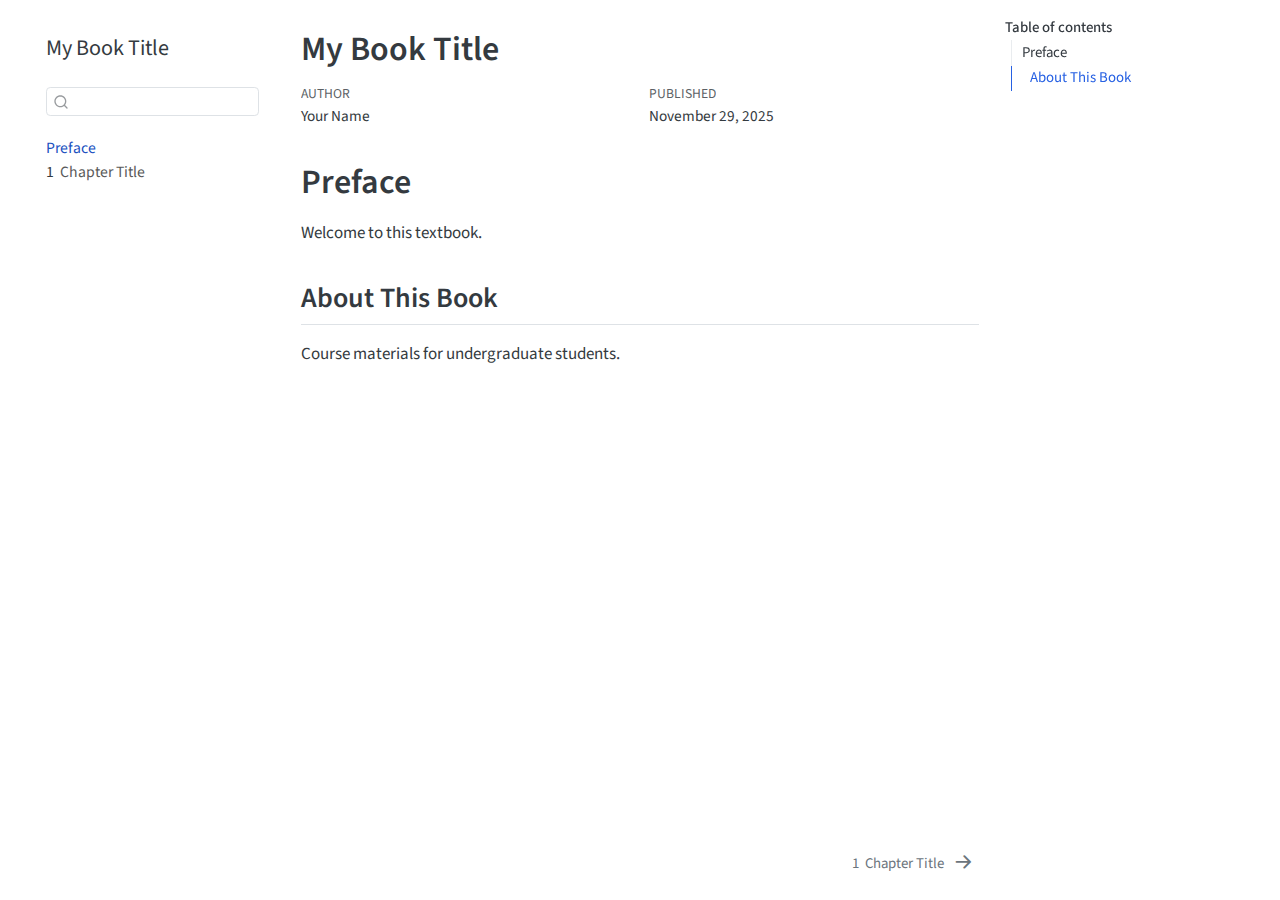
<file: _book/index.html>
<!DOCTYPE html>
<html xmlns="http://www.w3.org/1999/xhtml" lang="en" xml:lang="en"><head>

<meta charset="utf-8">
<meta name="generator" content="quarto-1.6.42">

<meta name="viewport" content="width=device-width, initial-scale=1.0, user-scalable=yes">

<meta name="author" content="Your Name">
<meta name="dcterms.date" content="2025-11-29">

<title>My Book Title</title>
<style>
code{white-space: pre-wrap;}
span.smallcaps{font-variant: small-caps;}
div.columns{display: flex; gap: min(4vw, 1.5em);}
div.column{flex: auto; overflow-x: auto;}
div.hanging-indent{margin-left: 1.5em; text-indent: -1.5em;}
ul.task-list{list-style: none;}
ul.task-list li input[type="checkbox"] {
  width: 0.8em;
  margin: 0 0.8em 0.2em -1em; /* quarto-specific, see https://github.com/quarto-dev/quarto-cli/issues/4556 */ 
  vertical-align: middle;
}
</style>


<script src="site_libs/quarto-nav/quarto-nav.js"></script>
<script src="site_libs/quarto-nav/headroom.min.js"></script>
<script src="site_libs/clipboard/clipboard.min.js"></script>
<script src="site_libs/quarto-search/autocomplete.umd.js"></script>
<script src="site_libs/quarto-search/fuse.min.js"></script>
<script src="site_libs/quarto-search/quarto-search.js"></script>
<meta name="quarto:offset" content="./">
<link href="./01_chapter.html" rel="next">
<script src="site_libs/quarto-html/quarto.js"></script>
<script src="site_libs/quarto-html/popper.min.js"></script>
<script src="site_libs/quarto-html/tippy.umd.min.js"></script>
<script src="site_libs/quarto-html/anchor.min.js"></script>
<link href="site_libs/quarto-html/tippy.css" rel="stylesheet">
<link href="site_libs/quarto-html/quarto-syntax-highlighting-2f5df379a58b258e96c21c0638c20c03.css" rel="stylesheet" id="quarto-text-highlighting-styles">
<script src="site_libs/bootstrap/bootstrap.min.js"></script>
<link href="site_libs/bootstrap/bootstrap-icons.css" rel="stylesheet">
<link href="site_libs/bootstrap/bootstrap-8da5b4427184b79ecddefad3d342027e.min.css" rel="stylesheet" append-hash="true" id="quarto-bootstrap" data-mode="light">
<script id="quarto-search-options" type="application/json">{
  "location": "sidebar",
  "copy-button": false,
  "collapse-after": 3,
  "panel-placement": "start",
  "type": "textbox",
  "limit": 50,
  "keyboard-shortcut": [
    "f",
    "/",
    "s"
  ],
  "show-item-context": false,
  "language": {
    "search-no-results-text": "No results",
    "search-matching-documents-text": "matching documents",
    "search-copy-link-title": "Copy link to search",
    "search-hide-matches-text": "Hide additional matches",
    "search-more-match-text": "more match in this document",
    "search-more-matches-text": "more matches in this document",
    "search-clear-button-title": "Clear",
    "search-text-placeholder": "",
    "search-detached-cancel-button-title": "Cancel",
    "search-submit-button-title": "Submit",
    "search-label": "Search"
  }
}</script>


</head>

<body class="nav-sidebar floating">

<div id="quarto-search-results"></div>
  <header id="quarto-header" class="headroom fixed-top">
  <nav class="quarto-secondary-nav">
    <div class="container-fluid d-flex">
      <button type="button" class="quarto-btn-toggle btn" data-bs-toggle="collapse" role="button" data-bs-target=".quarto-sidebar-collapse-item" aria-controls="quarto-sidebar" aria-expanded="false" aria-label="Toggle sidebar navigation" onclick="if (window.quartoToggleHeadroom) { window.quartoToggleHeadroom(); }">
        <i class="bi bi-layout-text-sidebar-reverse"></i>
      </button>
        <nav class="quarto-page-breadcrumbs" aria-label="breadcrumb"><ol class="breadcrumb"><li class="breadcrumb-item"><a href="./index.html">Preface</a></li></ol></nav>
        <a class="flex-grow-1" role="navigation" data-bs-toggle="collapse" data-bs-target=".quarto-sidebar-collapse-item" aria-controls="quarto-sidebar" aria-expanded="false" aria-label="Toggle sidebar navigation" onclick="if (window.quartoToggleHeadroom) { window.quartoToggleHeadroom(); }">      
        </a>
      <button type="button" class="btn quarto-search-button" aria-label="Search" onclick="window.quartoOpenSearch();">
        <i class="bi bi-search"></i>
      </button>
    </div>
  </nav>
</header>
<!-- content -->
<div id="quarto-content" class="quarto-container page-columns page-rows-contents page-layout-article">
<!-- sidebar -->
  <nav id="quarto-sidebar" class="sidebar collapse collapse-horizontal quarto-sidebar-collapse-item sidebar-navigation floating overflow-auto">
    <div class="pt-lg-2 mt-2 text-left sidebar-header">
    <div class="sidebar-title mb-0 py-0">
      <a href="./">My Book Title</a> 
    </div>
      </div>
        <div class="mt-2 flex-shrink-0 align-items-center">
        <div class="sidebar-search">
        <div id="quarto-search" class="" title="Search"></div>
        </div>
        </div>
    <div class="sidebar-menu-container"> 
    <ul class="list-unstyled mt-1">
        <li class="sidebar-item">
  <div class="sidebar-item-container"> 
  <a href="./index.html" class="sidebar-item-text sidebar-link active">
 <span class="menu-text">Preface</span></a>
  </div>
</li>
        <li class="sidebar-item">
  <div class="sidebar-item-container"> 
  <a href="./01_chapter.html" class="sidebar-item-text sidebar-link">
 <span class="menu-text"><span class="chapter-number">1</span>&nbsp; <span class="chapter-title">Chapter Title</span></span></a>
  </div>
</li>
    </ul>
    </div>
</nav>
<div id="quarto-sidebar-glass" class="quarto-sidebar-collapse-item" data-bs-toggle="collapse" data-bs-target=".quarto-sidebar-collapse-item"></div>
<!-- margin-sidebar -->
    <div id="quarto-margin-sidebar" class="sidebar margin-sidebar">
        <nav id="TOC" role="doc-toc" class="toc-active">
    <h2 id="toc-title">Table of contents</h2>
   
  <ul>
  <li><a href="#preface" id="toc-preface" class="nav-link active" data-scroll-target="#preface">Preface</a>
  <ul class="collapse">
  <li><a href="#about-this-book" id="toc-about-this-book" class="nav-link" data-scroll-target="#about-this-book">About This Book</a></li>
  </ul></li>
  </ul>
</nav>
    </div>
<!-- main -->
<main class="content" id="quarto-document-content">

<header id="title-block-header" class="quarto-title-block default">
<div class="quarto-title">
<h1 class="title">My Book Title</h1>
</div>



<div class="quarto-title-meta">

    <div>
    <div class="quarto-title-meta-heading">Author</div>
    <div class="quarto-title-meta-contents">
             <p>Your Name </p>
          </div>
  </div>
    
    <div>
    <div class="quarto-title-meta-heading">Published</div>
    <div class="quarto-title-meta-contents">
      <p class="date">November 29, 2025</p>
    </div>
  </div>
  
    
  </div>
  


</header>


<section id="preface" class="level1 unnumbered">
<h1 class="unnumbered">Preface</h1>
<p>Welcome to this textbook.</p>
<section id="about-this-book" class="level2">
<h2 class="anchored" data-anchor-id="about-this-book">About This Book</h2>
<p>Course materials for undergraduate students.</p>


</section>
</section>

</main> <!-- /main -->
<script id="quarto-html-after-body" type="application/javascript">
window.document.addEventListener("DOMContentLoaded", function (event) {
  const toggleBodyColorMode = (bsSheetEl) => {
    const mode = bsSheetEl.getAttribute("data-mode");
    const bodyEl = window.document.querySelector("body");
    if (mode === "dark") {
      bodyEl.classList.add("quarto-dark");
      bodyEl.classList.remove("quarto-light");
    } else {
      bodyEl.classList.add("quarto-light");
      bodyEl.classList.remove("quarto-dark");
    }
  }
  const toggleBodyColorPrimary = () => {
    const bsSheetEl = window.document.querySelector("link#quarto-bootstrap");
    if (bsSheetEl) {
      toggleBodyColorMode(bsSheetEl);
    }
  }
  toggleBodyColorPrimary();  
  const icon = "";
  const anchorJS = new window.AnchorJS();
  anchorJS.options = {
    placement: 'right',
    icon: icon
  };
  anchorJS.add('.anchored');
  const isCodeAnnotation = (el) => {
    for (const clz of el.classList) {
      if (clz.startsWith('code-annotation-')) {                     
        return true;
      }
    }
    return false;
  }
  const onCopySuccess = function(e) {
    // button target
    const button = e.trigger;
    // don't keep focus
    button.blur();
    // flash "checked"
    button.classList.add('code-copy-button-checked');
    var currentTitle = button.getAttribute("title");
    button.setAttribute("title", "Copied!");
    let tooltip;
    if (window.bootstrap) {
      button.setAttribute("data-bs-toggle", "tooltip");
      button.setAttribute("data-bs-placement", "left");
      button.setAttribute("data-bs-title", "Copied!");
      tooltip = new bootstrap.Tooltip(button, 
        { trigger: "manual", 
          customClass: "code-copy-button-tooltip",
          offset: [0, -8]});
      tooltip.show();    
    }
    setTimeout(function() {
      if (tooltip) {
        tooltip.hide();
        button.removeAttribute("data-bs-title");
        button.removeAttribute("data-bs-toggle");
        button.removeAttribute("data-bs-placement");
      }
      button.setAttribute("title", currentTitle);
      button.classList.remove('code-copy-button-checked');
    }, 1000);
    // clear code selection
    e.clearSelection();
  }
  const getTextToCopy = function(trigger) {
      const codeEl = trigger.previousElementSibling.cloneNode(true);
      for (const childEl of codeEl.children) {
        if (isCodeAnnotation(childEl)) {
          childEl.remove();
        }
      }
      return codeEl.innerText;
  }
  const clipboard = new window.ClipboardJS('.code-copy-button:not([data-in-quarto-modal])', {
    text: getTextToCopy
  });
  clipboard.on('success', onCopySuccess);
  if (window.document.getElementById('quarto-embedded-source-code-modal')) {
    const clipboardModal = new window.ClipboardJS('.code-copy-button[data-in-quarto-modal]', {
      text: getTextToCopy,
      container: window.document.getElementById('quarto-embedded-source-code-modal')
    });
    clipboardModal.on('success', onCopySuccess);
  }
    var localhostRegex = new RegExp(/^(?:http|https):\/\/localhost\:?[0-9]*\//);
    var mailtoRegex = new RegExp(/^mailto:/);
      var filterRegex = new RegExp('/' + window.location.host + '/');
    var isInternal = (href) => {
        return filterRegex.test(href) || localhostRegex.test(href) || mailtoRegex.test(href);
    }
    // Inspect non-navigation links and adorn them if external
 	var links = window.document.querySelectorAll('a[href]:not(.nav-link):not(.navbar-brand):not(.toc-action):not(.sidebar-link):not(.sidebar-item-toggle):not(.pagination-link):not(.no-external):not([aria-hidden]):not(.dropdown-item):not(.quarto-navigation-tool):not(.about-link)');
    for (var i=0; i<links.length; i++) {
      const link = links[i];
      if (!isInternal(link.href)) {
        // undo the damage that might have been done by quarto-nav.js in the case of
        // links that we want to consider external
        if (link.dataset.originalHref !== undefined) {
          link.href = link.dataset.originalHref;
        }
      }
    }
  function tippyHover(el, contentFn, onTriggerFn, onUntriggerFn) {
    const config = {
      allowHTML: true,
      maxWidth: 500,
      delay: 100,
      arrow: false,
      appendTo: function(el) {
          return el.parentElement;
      },
      interactive: true,
      interactiveBorder: 10,
      theme: 'quarto',
      placement: 'bottom-start',
    };
    if (contentFn) {
      config.content = contentFn;
    }
    if (onTriggerFn) {
      config.onTrigger = onTriggerFn;
    }
    if (onUntriggerFn) {
      config.onUntrigger = onUntriggerFn;
    }
    window.tippy(el, config); 
  }
  const noterefs = window.document.querySelectorAll('a[role="doc-noteref"]');
  for (var i=0; i<noterefs.length; i++) {
    const ref = noterefs[i];
    tippyHover(ref, function() {
      // use id or data attribute instead here
      let href = ref.getAttribute('data-footnote-href') || ref.getAttribute('href');
      try { href = new URL(href).hash; } catch {}
      const id = href.replace(/^#\/?/, "");
      const note = window.document.getElementById(id);
      if (note) {
        return note.innerHTML;
      } else {
        return "";
      }
    });
  }
  const xrefs = window.document.querySelectorAll('a.quarto-xref');
  const processXRef = (id, note) => {
    // Strip column container classes
    const stripColumnClz = (el) => {
      el.classList.remove("page-full", "page-columns");
      if (el.children) {
        for (const child of el.children) {
          stripColumnClz(child);
        }
      }
    }
    stripColumnClz(note)
    if (id === null || id.startsWith('sec-')) {
      // Special case sections, only their first couple elements
      const container = document.createElement("div");
      if (note.children && note.children.length > 2) {
        container.appendChild(note.children[0].cloneNode(true));
        for (let i = 1; i < note.children.length; i++) {
          const child = note.children[i];
          if (child.tagName === "P" && child.innerText === "") {
            continue;
          } else {
            container.appendChild(child.cloneNode(true));
            break;
          }
        }
        if (window.Quarto?.typesetMath) {
          window.Quarto.typesetMath(container);
        }
        return container.innerHTML
      } else {
        if (window.Quarto?.typesetMath) {
          window.Quarto.typesetMath(note);
        }
        return note.innerHTML;
      }
    } else {
      // Remove any anchor links if they are present
      const anchorLink = note.querySelector('a.anchorjs-link');
      if (anchorLink) {
        anchorLink.remove();
      }
      if (window.Quarto?.typesetMath) {
        window.Quarto.typesetMath(note);
      }
      if (note.classList.contains("callout")) {
        return note.outerHTML;
      } else {
        return note.innerHTML;
      }
    }
  }
  for (var i=0; i<xrefs.length; i++) {
    const xref = xrefs[i];
    tippyHover(xref, undefined, function(instance) {
      instance.disable();
      let url = xref.getAttribute('href');
      let hash = undefined; 
      if (url.startsWith('#')) {
        hash = url;
      } else {
        try { hash = new URL(url).hash; } catch {}
      }
      if (hash) {
        const id = hash.replace(/^#\/?/, "");
        const note = window.document.getElementById(id);
        if (note !== null) {
          try {
            const html = processXRef(id, note.cloneNode(true));
            instance.setContent(html);
          } finally {
            instance.enable();
            instance.show();
          }
        } else {
          // See if we can fetch this
          fetch(url.split('#')[0])
          .then(res => res.text())
          .then(html => {
            const parser = new DOMParser();
            const htmlDoc = parser.parseFromString(html, "text/html");
            const note = htmlDoc.getElementById(id);
            if (note !== null) {
              const html = processXRef(id, note);
              instance.setContent(html);
            } 
          }).finally(() => {
            instance.enable();
            instance.show();
          });
        }
      } else {
        // See if we can fetch a full url (with no hash to target)
        // This is a special case and we should probably do some content thinning / targeting
        fetch(url)
        .then(res => res.text())
        .then(html => {
          const parser = new DOMParser();
          const htmlDoc = parser.parseFromString(html, "text/html");
          const note = htmlDoc.querySelector('main.content');
          if (note !== null) {
            // This should only happen for chapter cross references
            // (since there is no id in the URL)
            // remove the first header
            if (note.children.length > 0 && note.children[0].tagName === "HEADER") {
              note.children[0].remove();
            }
            const html = processXRef(null, note);
            instance.setContent(html);
          } 
        }).finally(() => {
          instance.enable();
          instance.show();
        });
      }
    }, function(instance) {
    });
  }
      let selectedAnnoteEl;
      const selectorForAnnotation = ( cell, annotation) => {
        let cellAttr = 'data-code-cell="' + cell + '"';
        let lineAttr = 'data-code-annotation="' +  annotation + '"';
        const selector = 'span[' + cellAttr + '][' + lineAttr + ']';
        return selector;
      }
      const selectCodeLines = (annoteEl) => {
        const doc = window.document;
        const targetCell = annoteEl.getAttribute("data-target-cell");
        const targetAnnotation = annoteEl.getAttribute("data-target-annotation");
        const annoteSpan = window.document.querySelector(selectorForAnnotation(targetCell, targetAnnotation));
        const lines = annoteSpan.getAttribute("data-code-lines").split(",");
        const lineIds = lines.map((line) => {
          return targetCell + "-" + line;
        })
        let top = null;
        let height = null;
        let parent = null;
        if (lineIds.length > 0) {
            //compute the position of the single el (top and bottom and make a div)
            const el = window.document.getElementById(lineIds[0]);
            top = el.offsetTop;
            height = el.offsetHeight;
            parent = el.parentElement.parentElement;
          if (lineIds.length > 1) {
            const lastEl = window.document.getElementById(lineIds[lineIds.length - 1]);
            const bottom = lastEl.offsetTop + lastEl.offsetHeight;
            height = bottom - top;
          }
          if (top !== null && height !== null && parent !== null) {
            // cook up a div (if necessary) and position it 
            let div = window.document.getElementById("code-annotation-line-highlight");
            if (div === null) {
              div = window.document.createElement("div");
              div.setAttribute("id", "code-annotation-line-highlight");
              div.style.position = 'absolute';
              parent.appendChild(div);
            }
            div.style.top = top - 2 + "px";
            div.style.height = height + 4 + "px";
            div.style.left = 0;
            let gutterDiv = window.document.getElementById("code-annotation-line-highlight-gutter");
            if (gutterDiv === null) {
              gutterDiv = window.document.createElement("div");
              gutterDiv.setAttribute("id", "code-annotation-line-highlight-gutter");
              gutterDiv.style.position = 'absolute';
              const codeCell = window.document.getElementById(targetCell);
              const gutter = codeCell.querySelector('.code-annotation-gutter');
              gutter.appendChild(gutterDiv);
            }
            gutterDiv.style.top = top - 2 + "px";
            gutterDiv.style.height = height + 4 + "px";
          }
          selectedAnnoteEl = annoteEl;
        }
      };
      const unselectCodeLines = () => {
        const elementsIds = ["code-annotation-line-highlight", "code-annotation-line-highlight-gutter"];
        elementsIds.forEach((elId) => {
          const div = window.document.getElementById(elId);
          if (div) {
            div.remove();
          }
        });
        selectedAnnoteEl = undefined;
      };
        // Handle positioning of the toggle
    window.addEventListener(
      "resize",
      throttle(() => {
        elRect = undefined;
        if (selectedAnnoteEl) {
          selectCodeLines(selectedAnnoteEl);
        }
      }, 10)
    );
    function throttle(fn, ms) {
    let throttle = false;
    let timer;
      return (...args) => {
        if(!throttle) { // first call gets through
            fn.apply(this, args);
            throttle = true;
        } else { // all the others get throttled
            if(timer) clearTimeout(timer); // cancel #2
            timer = setTimeout(() => {
              fn.apply(this, args);
              timer = throttle = false;
            }, ms);
        }
      };
    }
      // Attach click handler to the DT
      const annoteDls = window.document.querySelectorAll('dt[data-target-cell]');
      for (const annoteDlNode of annoteDls) {
        annoteDlNode.addEventListener('click', (event) => {
          const clickedEl = event.target;
          if (clickedEl !== selectedAnnoteEl) {
            unselectCodeLines();
            const activeEl = window.document.querySelector('dt[data-target-cell].code-annotation-active');
            if (activeEl) {
              activeEl.classList.remove('code-annotation-active');
            }
            selectCodeLines(clickedEl);
            clickedEl.classList.add('code-annotation-active');
          } else {
            // Unselect the line
            unselectCodeLines();
            clickedEl.classList.remove('code-annotation-active');
          }
        });
      }
  const findCites = (el) => {
    const parentEl = el.parentElement;
    if (parentEl) {
      const cites = parentEl.dataset.cites;
      if (cites) {
        return {
          el,
          cites: cites.split(' ')
        };
      } else {
        return findCites(el.parentElement)
      }
    } else {
      return undefined;
    }
  };
  var bibliorefs = window.document.querySelectorAll('a[role="doc-biblioref"]');
  for (var i=0; i<bibliorefs.length; i++) {
    const ref = bibliorefs[i];
    const citeInfo = findCites(ref);
    if (citeInfo) {
      tippyHover(citeInfo.el, function() {
        var popup = window.document.createElement('div');
        citeInfo.cites.forEach(function(cite) {
          var citeDiv = window.document.createElement('div');
          citeDiv.classList.add('hanging-indent');
          citeDiv.classList.add('csl-entry');
          var biblioDiv = window.document.getElementById('ref-' + cite);
          if (biblioDiv) {
            citeDiv.innerHTML = biblioDiv.innerHTML;
          }
          popup.appendChild(citeDiv);
        });
        return popup.innerHTML;
      });
    }
  }
});
</script>
<nav class="page-navigation">
  <div class="nav-page nav-page-previous">
  </div>
  <div class="nav-page nav-page-next">
      <a href="./01_chapter.html" class="pagination-link" aria-label="Chapter Title">
        <span class="nav-page-text"><span class="chapter-number">1</span>&nbsp; <span class="chapter-title">Chapter Title</span></span> <i class="bi bi-arrow-right-short"></i>
      </a>
  </div>
</nav>
</div> <!-- /content -->




</body></html>
</file>
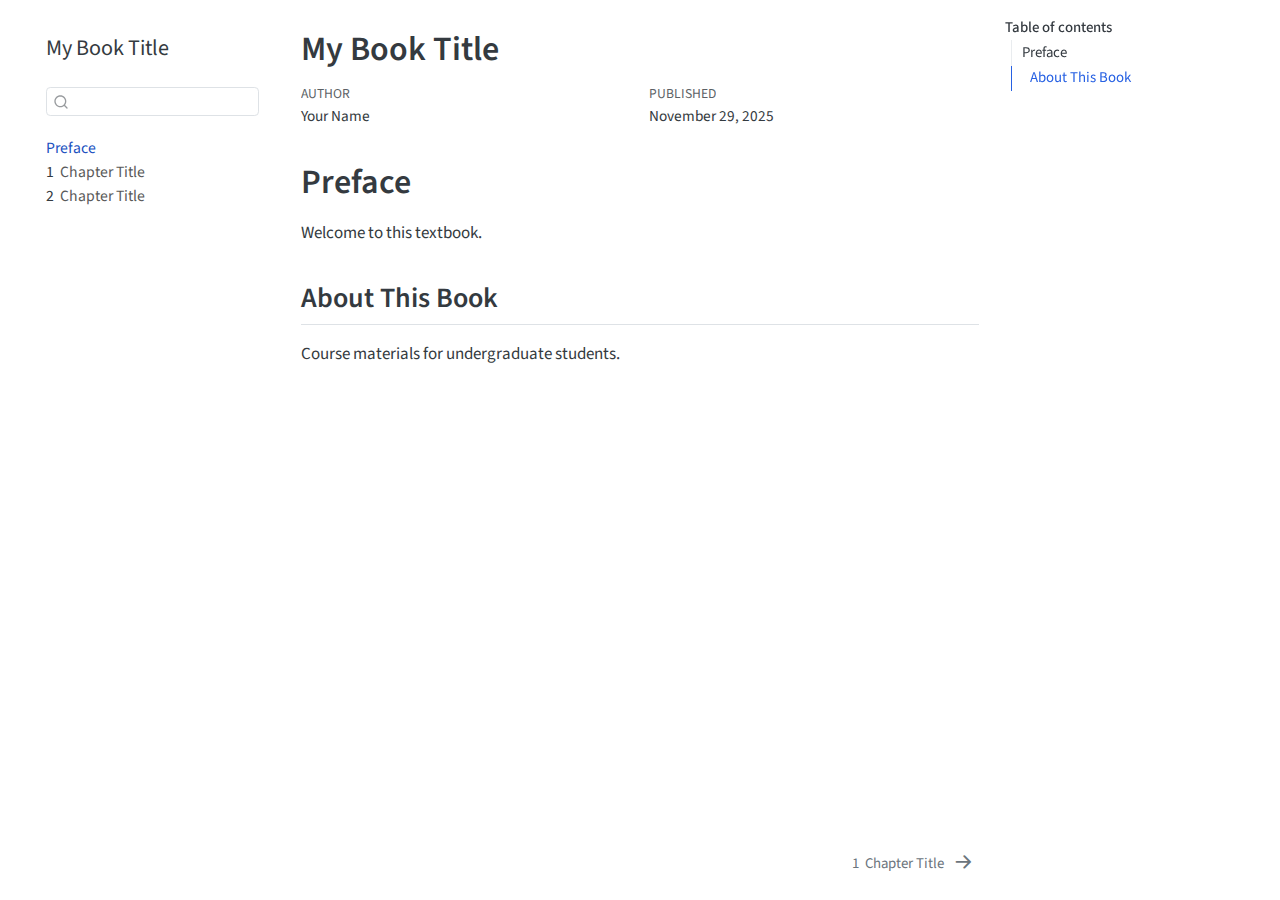
<file: docs/index.html>
<!DOCTYPE html>
<html xmlns="http://www.w3.org/1999/xhtml" lang="en" xml:lang="en"><head>

<meta charset="utf-8">
<meta name="generator" content="quarto-1.6.42">

<meta name="viewport" content="width=device-width, initial-scale=1.0, user-scalable=yes">

<meta name="author" content="Your Name">
<meta name="dcterms.date" content="2025-11-29">

<title>My Book Title</title>
<style>
code{white-space: pre-wrap;}
span.smallcaps{font-variant: small-caps;}
div.columns{display: flex; gap: min(4vw, 1.5em);}
div.column{flex: auto; overflow-x: auto;}
div.hanging-indent{margin-left: 1.5em; text-indent: -1.5em;}
ul.task-list{list-style: none;}
ul.task-list li input[type="checkbox"] {
  width: 0.8em;
  margin: 0 0.8em 0.2em -1em; /* quarto-specific, see https://github.com/quarto-dev/quarto-cli/issues/4556 */ 
  vertical-align: middle;
}
</style>


<script src="site_libs/quarto-nav/quarto-nav.js"></script>
<script src="site_libs/quarto-nav/headroom.min.js"></script>
<script src="site_libs/clipboard/clipboard.min.js"></script>
<script src="site_libs/quarto-search/autocomplete.umd.js"></script>
<script src="site_libs/quarto-search/fuse.min.js"></script>
<script src="site_libs/quarto-search/quarto-search.js"></script>
<meta name="quarto:offset" content="./">
<link href="./01_chapter.html" rel="next">
<script src="site_libs/quarto-html/quarto.js"></script>
<script src="site_libs/quarto-html/popper.min.js"></script>
<script src="site_libs/quarto-html/tippy.umd.min.js"></script>
<script src="site_libs/quarto-html/anchor.min.js"></script>
<link href="site_libs/quarto-html/tippy.css" rel="stylesheet">
<link href="site_libs/quarto-html/quarto-syntax-highlighting-2f5df379a58b258e96c21c0638c20c03.css" rel="stylesheet" id="quarto-text-highlighting-styles">
<script src="site_libs/bootstrap/bootstrap.min.js"></script>
<link href="site_libs/bootstrap/bootstrap-icons.css" rel="stylesheet">
<link href="site_libs/bootstrap/bootstrap-8da5b4427184b79ecddefad3d342027e.min.css" rel="stylesheet" append-hash="true" id="quarto-bootstrap" data-mode="light">
<script id="quarto-search-options" type="application/json">{
  "location": "sidebar",
  "copy-button": false,
  "collapse-after": 3,
  "panel-placement": "start",
  "type": "textbox",
  "limit": 50,
  "keyboard-shortcut": [
    "f",
    "/",
    "s"
  ],
  "show-item-context": false,
  "language": {
    "search-no-results-text": "No results",
    "search-matching-documents-text": "matching documents",
    "search-copy-link-title": "Copy link to search",
    "search-hide-matches-text": "Hide additional matches",
    "search-more-match-text": "more match in this document",
    "search-more-matches-text": "more matches in this document",
    "search-clear-button-title": "Clear",
    "search-text-placeholder": "",
    "search-detached-cancel-button-title": "Cancel",
    "search-submit-button-title": "Submit",
    "search-label": "Search"
  }
}</script>


</head>

<body class="nav-sidebar floating">

<div id="quarto-search-results"></div>
  <header id="quarto-header" class="headroom fixed-top">
  <nav class="quarto-secondary-nav">
    <div class="container-fluid d-flex">
      <button type="button" class="quarto-btn-toggle btn" data-bs-toggle="collapse" role="button" data-bs-target=".quarto-sidebar-collapse-item" aria-controls="quarto-sidebar" aria-expanded="false" aria-label="Toggle sidebar navigation" onclick="if (window.quartoToggleHeadroom) { window.quartoToggleHeadroom(); }">
        <i class="bi bi-layout-text-sidebar-reverse"></i>
      </button>
        <nav class="quarto-page-breadcrumbs" aria-label="breadcrumb"><ol class="breadcrumb"><li class="breadcrumb-item"><a href="./index.html">Preface</a></li></ol></nav>
        <a class="flex-grow-1" role="navigation" data-bs-toggle="collapse" data-bs-target=".quarto-sidebar-collapse-item" aria-controls="quarto-sidebar" aria-expanded="false" aria-label="Toggle sidebar navigation" onclick="if (window.quartoToggleHeadroom) { window.quartoToggleHeadroom(); }">      
        </a>
      <button type="button" class="btn quarto-search-button" aria-label="Search" onclick="window.quartoOpenSearch();">
        <i class="bi bi-search"></i>
      </button>
    </div>
  </nav>
</header>
<!-- content -->
<div id="quarto-content" class="quarto-container page-columns page-rows-contents page-layout-article">
<!-- sidebar -->
  <nav id="quarto-sidebar" class="sidebar collapse collapse-horizontal quarto-sidebar-collapse-item sidebar-navigation floating overflow-auto">
    <div class="pt-lg-2 mt-2 text-left sidebar-header">
    <div class="sidebar-title mb-0 py-0">
      <a href="./">My Book Title</a> 
    </div>
      </div>
        <div class="mt-2 flex-shrink-0 align-items-center">
        <div class="sidebar-search">
        <div id="quarto-search" class="" title="Search"></div>
        </div>
        </div>
    <div class="sidebar-menu-container"> 
    <ul class="list-unstyled mt-1">
        <li class="sidebar-item">
  <div class="sidebar-item-container"> 
  <a href="./index.html" class="sidebar-item-text sidebar-link active">
 <span class="menu-text">Preface</span></a>
  </div>
</li>
        <li class="sidebar-item">
  <div class="sidebar-item-container"> 
  <a href="./01_chapter.html" class="sidebar-item-text sidebar-link">
 <span class="menu-text"><span class="chapter-number">1</span>&nbsp; <span class="chapter-title">Chapter Title</span></span></a>
  </div>
</li>
        <li class="sidebar-item">
  <div class="sidebar-item-container"> 
  <a href="./02_chapter.html" class="sidebar-item-text sidebar-link">
 <span class="menu-text"><span class="chapter-number">2</span>&nbsp; <span class="chapter-title">Chapter Title</span></span></a>
  </div>
</li>
    </ul>
    </div>
</nav>
<div id="quarto-sidebar-glass" class="quarto-sidebar-collapse-item" data-bs-toggle="collapse" data-bs-target=".quarto-sidebar-collapse-item"></div>
<!-- margin-sidebar -->
    <div id="quarto-margin-sidebar" class="sidebar margin-sidebar">
        <nav id="TOC" role="doc-toc" class="toc-active">
    <h2 id="toc-title">Table of contents</h2>
   
  <ul>
  <li><a href="#preface" id="toc-preface" class="nav-link active" data-scroll-target="#preface">Preface</a>
  <ul class="collapse">
  <li><a href="#about-this-book" id="toc-about-this-book" class="nav-link" data-scroll-target="#about-this-book">About This Book</a></li>
  </ul></li>
  </ul>
</nav>
    </div>
<!-- main -->
<main class="content" id="quarto-document-content">

<header id="title-block-header" class="quarto-title-block default">
<div class="quarto-title">
<h1 class="title">My Book Title</h1>
</div>



<div class="quarto-title-meta">

    <div>
    <div class="quarto-title-meta-heading">Author</div>
    <div class="quarto-title-meta-contents">
             <p>Your Name </p>
          </div>
  </div>
    
    <div>
    <div class="quarto-title-meta-heading">Published</div>
    <div class="quarto-title-meta-contents">
      <p class="date">November 29, 2025</p>
    </div>
  </div>
  
    
  </div>
  


</header>


<section id="preface" class="level1 unnumbered">
<h1 class="unnumbered">Preface</h1>
<p>Welcome to this textbook.</p>
<section id="about-this-book" class="level2">
<h2 class="anchored" data-anchor-id="about-this-book">About This Book</h2>
<p>Course materials for undergraduate students.</p>


</section>
</section>

</main> <!-- /main -->
<script id="quarto-html-after-body" type="application/javascript">
window.document.addEventListener("DOMContentLoaded", function (event) {
  const toggleBodyColorMode = (bsSheetEl) => {
    const mode = bsSheetEl.getAttribute("data-mode");
    const bodyEl = window.document.querySelector("body");
    if (mode === "dark") {
      bodyEl.classList.add("quarto-dark");
      bodyEl.classList.remove("quarto-light");
    } else {
      bodyEl.classList.add("quarto-light");
      bodyEl.classList.remove("quarto-dark");
    }
  }
  const toggleBodyColorPrimary = () => {
    const bsSheetEl = window.document.querySelector("link#quarto-bootstrap");
    if (bsSheetEl) {
      toggleBodyColorMode(bsSheetEl);
    }
  }
  toggleBodyColorPrimary();  
  const icon = "";
  const anchorJS = new window.AnchorJS();
  anchorJS.options = {
    placement: 'right',
    icon: icon
  };
  anchorJS.add('.anchored');
  const isCodeAnnotation = (el) => {
    for (const clz of el.classList) {
      if (clz.startsWith('code-annotation-')) {                     
        return true;
      }
    }
    return false;
  }
  const onCopySuccess = function(e) {
    // button target
    const button = e.trigger;
    // don't keep focus
    button.blur();
    // flash "checked"
    button.classList.add('code-copy-button-checked');
    var currentTitle = button.getAttribute("title");
    button.setAttribute("title", "Copied!");
    let tooltip;
    if (window.bootstrap) {
      button.setAttribute("data-bs-toggle", "tooltip");
      button.setAttribute("data-bs-placement", "left");
      button.setAttribute("data-bs-title", "Copied!");
      tooltip = new bootstrap.Tooltip(button, 
        { trigger: "manual", 
          customClass: "code-copy-button-tooltip",
          offset: [0, -8]});
      tooltip.show();    
    }
    setTimeout(function() {
      if (tooltip) {
        tooltip.hide();
        button.removeAttribute("data-bs-title");
        button.removeAttribute("data-bs-toggle");
        button.removeAttribute("data-bs-placement");
      }
      button.setAttribute("title", currentTitle);
      button.classList.remove('code-copy-button-checked');
    }, 1000);
    // clear code selection
    e.clearSelection();
  }
  const getTextToCopy = function(trigger) {
      const codeEl = trigger.previousElementSibling.cloneNode(true);
      for (const childEl of codeEl.children) {
        if (isCodeAnnotation(childEl)) {
          childEl.remove();
        }
      }
      return codeEl.innerText;
  }
  const clipboard = new window.ClipboardJS('.code-copy-button:not([data-in-quarto-modal])', {
    text: getTextToCopy
  });
  clipboard.on('success', onCopySuccess);
  if (window.document.getElementById('quarto-embedded-source-code-modal')) {
    const clipboardModal = new window.ClipboardJS('.code-copy-button[data-in-quarto-modal]', {
      text: getTextToCopy,
      container: window.document.getElementById('quarto-embedded-source-code-modal')
    });
    clipboardModal.on('success', onCopySuccess);
  }
    var localhostRegex = new RegExp(/^(?:http|https):\/\/localhost\:?[0-9]*\//);
    var mailtoRegex = new RegExp(/^mailto:/);
      var filterRegex = new RegExp('/' + window.location.host + '/');
    var isInternal = (href) => {
        return filterRegex.test(href) || localhostRegex.test(href) || mailtoRegex.test(href);
    }
    // Inspect non-navigation links and adorn them if external
 	var links = window.document.querySelectorAll('a[href]:not(.nav-link):not(.navbar-brand):not(.toc-action):not(.sidebar-link):not(.sidebar-item-toggle):not(.pagination-link):not(.no-external):not([aria-hidden]):not(.dropdown-item):not(.quarto-navigation-tool):not(.about-link)');
    for (var i=0; i<links.length; i++) {
      const link = links[i];
      if (!isInternal(link.href)) {
        // undo the damage that might have been done by quarto-nav.js in the case of
        // links that we want to consider external
        if (link.dataset.originalHref !== undefined) {
          link.href = link.dataset.originalHref;
        }
      }
    }
  function tippyHover(el, contentFn, onTriggerFn, onUntriggerFn) {
    const config = {
      allowHTML: true,
      maxWidth: 500,
      delay: 100,
      arrow: false,
      appendTo: function(el) {
          return el.parentElement;
      },
      interactive: true,
      interactiveBorder: 10,
      theme: 'quarto',
      placement: 'bottom-start',
    };
    if (contentFn) {
      config.content = contentFn;
    }
    if (onTriggerFn) {
      config.onTrigger = onTriggerFn;
    }
    if (onUntriggerFn) {
      config.onUntrigger = onUntriggerFn;
    }
    window.tippy(el, config); 
  }
  const noterefs = window.document.querySelectorAll('a[role="doc-noteref"]');
  for (var i=0; i<noterefs.length; i++) {
    const ref = noterefs[i];
    tippyHover(ref, function() {
      // use id or data attribute instead here
      let href = ref.getAttribute('data-footnote-href') || ref.getAttribute('href');
      try { href = new URL(href).hash; } catch {}
      const id = href.replace(/^#\/?/, "");
      const note = window.document.getElementById(id);
      if (note) {
        return note.innerHTML;
      } else {
        return "";
      }
    });
  }
  const xrefs = window.document.querySelectorAll('a.quarto-xref');
  const processXRef = (id, note) => {
    // Strip column container classes
    const stripColumnClz = (el) => {
      el.classList.remove("page-full", "page-columns");
      if (el.children) {
        for (const child of el.children) {
          stripColumnClz(child);
        }
      }
    }
    stripColumnClz(note)
    if (id === null || id.startsWith('sec-')) {
      // Special case sections, only their first couple elements
      const container = document.createElement("div");
      if (note.children && note.children.length > 2) {
        container.appendChild(note.children[0].cloneNode(true));
        for (let i = 1; i < note.children.length; i++) {
          const child = note.children[i];
          if (child.tagName === "P" && child.innerText === "") {
            continue;
          } else {
            container.appendChild(child.cloneNode(true));
            break;
          }
        }
        if (window.Quarto?.typesetMath) {
          window.Quarto.typesetMath(container);
        }
        return container.innerHTML
      } else {
        if (window.Quarto?.typesetMath) {
          window.Quarto.typesetMath(note);
        }
        return note.innerHTML;
      }
    } else {
      // Remove any anchor links if they are present
      const anchorLink = note.querySelector('a.anchorjs-link');
      if (anchorLink) {
        anchorLink.remove();
      }
      if (window.Quarto?.typesetMath) {
        window.Quarto.typesetMath(note);
      }
      if (note.classList.contains("callout")) {
        return note.outerHTML;
      } else {
        return note.innerHTML;
      }
    }
  }
  for (var i=0; i<xrefs.length; i++) {
    const xref = xrefs[i];
    tippyHover(xref, undefined, function(instance) {
      instance.disable();
      let url = xref.getAttribute('href');
      let hash = undefined; 
      if (url.startsWith('#')) {
        hash = url;
      } else {
        try { hash = new URL(url).hash; } catch {}
      }
      if (hash) {
        const id = hash.replace(/^#\/?/, "");
        const note = window.document.getElementById(id);
        if (note !== null) {
          try {
            const html = processXRef(id, note.cloneNode(true));
            instance.setContent(html);
          } finally {
            instance.enable();
            instance.show();
          }
        } else {
          // See if we can fetch this
          fetch(url.split('#')[0])
          .then(res => res.text())
          .then(html => {
            const parser = new DOMParser();
            const htmlDoc = parser.parseFromString(html, "text/html");
            const note = htmlDoc.getElementById(id);
            if (note !== null) {
              const html = processXRef(id, note);
              instance.setContent(html);
            } 
          }).finally(() => {
            instance.enable();
            instance.show();
          });
        }
      } else {
        // See if we can fetch a full url (with no hash to target)
        // This is a special case and we should probably do some content thinning / targeting
        fetch(url)
        .then(res => res.text())
        .then(html => {
          const parser = new DOMParser();
          const htmlDoc = parser.parseFromString(html, "text/html");
          const note = htmlDoc.querySelector('main.content');
          if (note !== null) {
            // This should only happen for chapter cross references
            // (since there is no id in the URL)
            // remove the first header
            if (note.children.length > 0 && note.children[0].tagName === "HEADER") {
              note.children[0].remove();
            }
            const html = processXRef(null, note);
            instance.setContent(html);
          } 
        }).finally(() => {
          instance.enable();
          instance.show();
        });
      }
    }, function(instance) {
    });
  }
      let selectedAnnoteEl;
      const selectorForAnnotation = ( cell, annotation) => {
        let cellAttr = 'data-code-cell="' + cell + '"';
        let lineAttr = 'data-code-annotation="' +  annotation + '"';
        const selector = 'span[' + cellAttr + '][' + lineAttr + ']';
        return selector;
      }
      const selectCodeLines = (annoteEl) => {
        const doc = window.document;
        const targetCell = annoteEl.getAttribute("data-target-cell");
        const targetAnnotation = annoteEl.getAttribute("data-target-annotation");
        const annoteSpan = window.document.querySelector(selectorForAnnotation(targetCell, targetAnnotation));
        const lines = annoteSpan.getAttribute("data-code-lines").split(",");
        const lineIds = lines.map((line) => {
          return targetCell + "-" + line;
        })
        let top = null;
        let height = null;
        let parent = null;
        if (lineIds.length > 0) {
            //compute the position of the single el (top and bottom and make a div)
            const el = window.document.getElementById(lineIds[0]);
            top = el.offsetTop;
            height = el.offsetHeight;
            parent = el.parentElement.parentElement;
          if (lineIds.length > 1) {
            const lastEl = window.document.getElementById(lineIds[lineIds.length - 1]);
            const bottom = lastEl.offsetTop + lastEl.offsetHeight;
            height = bottom - top;
          }
          if (top !== null && height !== null && parent !== null) {
            // cook up a div (if necessary) and position it 
            let div = window.document.getElementById("code-annotation-line-highlight");
            if (div === null) {
              div = window.document.createElement("div");
              div.setAttribute("id", "code-annotation-line-highlight");
              div.style.position = 'absolute';
              parent.appendChild(div);
            }
            div.style.top = top - 2 + "px";
            div.style.height = height + 4 + "px";
            div.style.left = 0;
            let gutterDiv = window.document.getElementById("code-annotation-line-highlight-gutter");
            if (gutterDiv === null) {
              gutterDiv = window.document.createElement("div");
              gutterDiv.setAttribute("id", "code-annotation-line-highlight-gutter");
              gutterDiv.style.position = 'absolute';
              const codeCell = window.document.getElementById(targetCell);
              const gutter = codeCell.querySelector('.code-annotation-gutter');
              gutter.appendChild(gutterDiv);
            }
            gutterDiv.style.top = top - 2 + "px";
            gutterDiv.style.height = height + 4 + "px";
          }
          selectedAnnoteEl = annoteEl;
        }
      };
      const unselectCodeLines = () => {
        const elementsIds = ["code-annotation-line-highlight", "code-annotation-line-highlight-gutter"];
        elementsIds.forEach((elId) => {
          const div = window.document.getElementById(elId);
          if (div) {
            div.remove();
          }
        });
        selectedAnnoteEl = undefined;
      };
        // Handle positioning of the toggle
    window.addEventListener(
      "resize",
      throttle(() => {
        elRect = undefined;
        if (selectedAnnoteEl) {
          selectCodeLines(selectedAnnoteEl);
        }
      }, 10)
    );
    function throttle(fn, ms) {
    let throttle = false;
    let timer;
      return (...args) => {
        if(!throttle) { // first call gets through
            fn.apply(this, args);
            throttle = true;
        } else { // all the others get throttled
            if(timer) clearTimeout(timer); // cancel #2
            timer = setTimeout(() => {
              fn.apply(this, args);
              timer = throttle = false;
            }, ms);
        }
      };
    }
      // Attach click handler to the DT
      const annoteDls = window.document.querySelectorAll('dt[data-target-cell]');
      for (const annoteDlNode of annoteDls) {
        annoteDlNode.addEventListener('click', (event) => {
          const clickedEl = event.target;
          if (clickedEl !== selectedAnnoteEl) {
            unselectCodeLines();
            const activeEl = window.document.querySelector('dt[data-target-cell].code-annotation-active');
            if (activeEl) {
              activeEl.classList.remove('code-annotation-active');
            }
            selectCodeLines(clickedEl);
            clickedEl.classList.add('code-annotation-active');
          } else {
            // Unselect the line
            unselectCodeLines();
            clickedEl.classList.remove('code-annotation-active');
          }
        });
      }
  const findCites = (el) => {
    const parentEl = el.parentElement;
    if (parentEl) {
      const cites = parentEl.dataset.cites;
      if (cites) {
        return {
          el,
          cites: cites.split(' ')
        };
      } else {
        return findCites(el.parentElement)
      }
    } else {
      return undefined;
    }
  };
  var bibliorefs = window.document.querySelectorAll('a[role="doc-biblioref"]');
  for (var i=0; i<bibliorefs.length; i++) {
    const ref = bibliorefs[i];
    const citeInfo = findCites(ref);
    if (citeInfo) {
      tippyHover(citeInfo.el, function() {
        var popup = window.document.createElement('div');
        citeInfo.cites.forEach(function(cite) {
          var citeDiv = window.document.createElement('div');
          citeDiv.classList.add('hanging-indent');
          citeDiv.classList.add('csl-entry');
          var biblioDiv = window.document.getElementById('ref-' + cite);
          if (biblioDiv) {
            citeDiv.innerHTML = biblioDiv.innerHTML;
          }
          popup.appendChild(citeDiv);
        });
        return popup.innerHTML;
      });
    }
  }
});
</script>
<nav class="page-navigation">
  <div class="nav-page nav-page-previous">
  </div>
  <div class="nav-page nav-page-next">
      <a href="./01_chapter.html" class="pagination-link" aria-label="Chapter Title">
        <span class="nav-page-text"><span class="chapter-number">1</span>&nbsp; <span class="chapter-title">Chapter Title</span></span> <i class="bi bi-arrow-right-short"></i>
      </a>
  </div>
</nav>
</div> <!-- /content -->




</body></html>
</file>
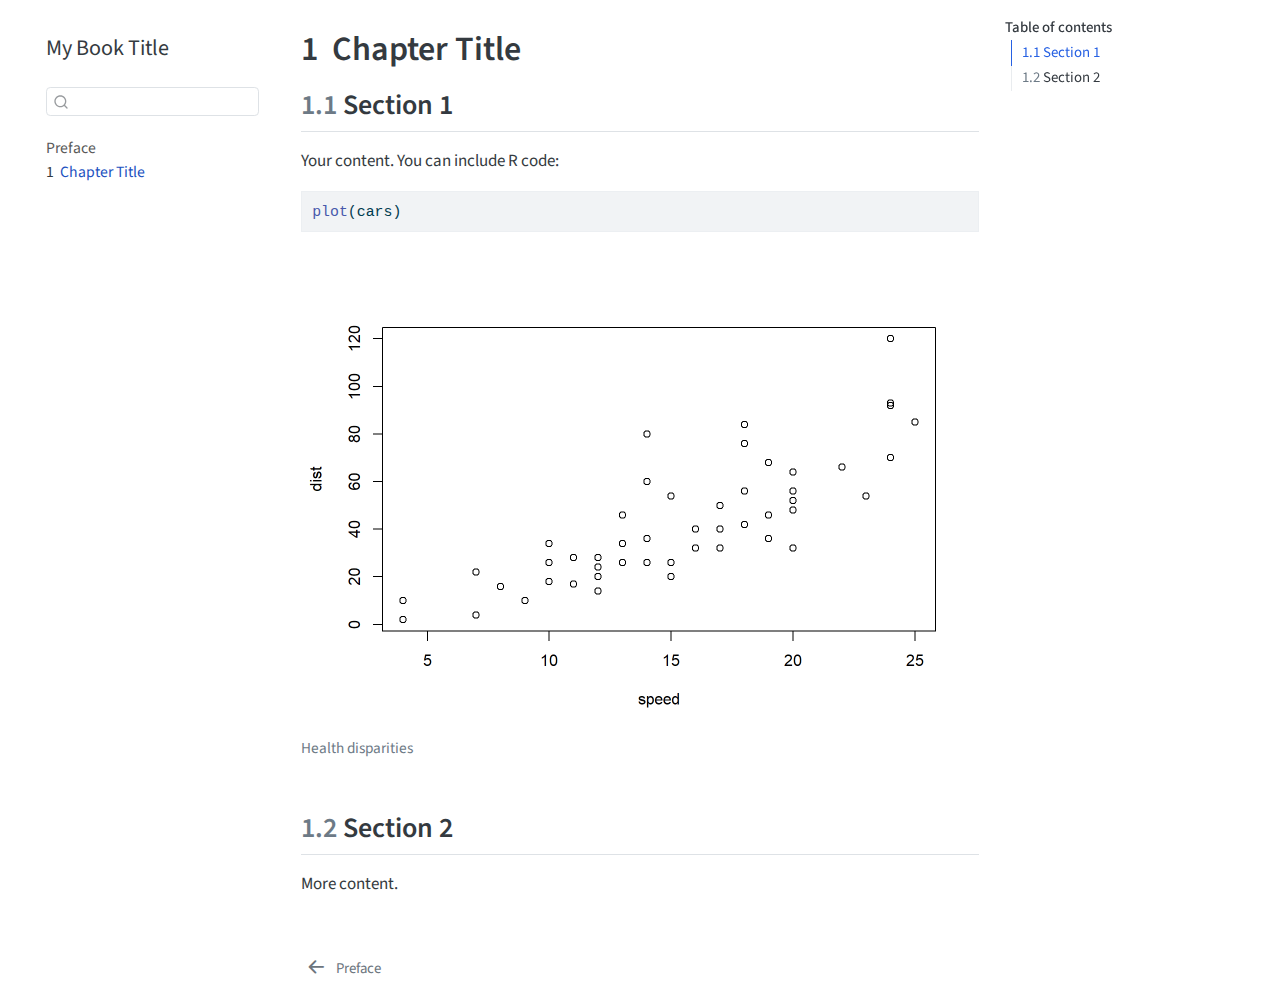
<file: _book/01_chapter.html>
<!DOCTYPE html>
<html xmlns="http://www.w3.org/1999/xhtml" lang="en" xml:lang="en"><head>

<meta charset="utf-8">
<meta name="generator" content="quarto-1.6.42">

<meta name="viewport" content="width=device-width, initial-scale=1.0, user-scalable=yes">


<title>1&nbsp; Chapter Title – My Book Title</title>
<style>
code{white-space: pre-wrap;}
span.smallcaps{font-variant: small-caps;}
div.columns{display: flex; gap: min(4vw, 1.5em);}
div.column{flex: auto; overflow-x: auto;}
div.hanging-indent{margin-left: 1.5em; text-indent: -1.5em;}
ul.task-list{list-style: none;}
ul.task-list li input[type="checkbox"] {
  width: 0.8em;
  margin: 0 0.8em 0.2em -1em; /* quarto-specific, see https://github.com/quarto-dev/quarto-cli/issues/4556 */ 
  vertical-align: middle;
}
/* CSS for syntax highlighting */
pre > code.sourceCode { white-space: pre; position: relative; }
pre > code.sourceCode > span { line-height: 1.25; }
pre > code.sourceCode > span:empty { height: 1.2em; }
.sourceCode { overflow: visible; }
code.sourceCode > span { color: inherit; text-decoration: inherit; }
div.sourceCode { margin: 1em 0; }
pre.sourceCode { margin: 0; }
@media screen {
div.sourceCode { overflow: auto; }
}
@media print {
pre > code.sourceCode { white-space: pre-wrap; }
pre > code.sourceCode > span { display: inline-block; text-indent: -5em; padding-left: 5em; }
}
pre.numberSource code
  { counter-reset: source-line 0; }
pre.numberSource code > span
  { position: relative; left: -4em; counter-increment: source-line; }
pre.numberSource code > span > a:first-child::before
  { content: counter(source-line);
    position: relative; left: -1em; text-align: right; vertical-align: baseline;
    border: none; display: inline-block;
    -webkit-touch-callout: none; -webkit-user-select: none;
    -khtml-user-select: none; -moz-user-select: none;
    -ms-user-select: none; user-select: none;
    padding: 0 4px; width: 4em;
  }
pre.numberSource { margin-left: 3em;  padding-left: 4px; }
div.sourceCode
  {   }
@media screen {
pre > code.sourceCode > span > a:first-child::before { text-decoration: underline; }
}
</style>


<script src="site_libs/quarto-nav/quarto-nav.js"></script>
<script src="site_libs/quarto-nav/headroom.min.js"></script>
<script src="site_libs/clipboard/clipboard.min.js"></script>
<script src="site_libs/quarto-search/autocomplete.umd.js"></script>
<script src="site_libs/quarto-search/fuse.min.js"></script>
<script src="site_libs/quarto-search/quarto-search.js"></script>
<meta name="quarto:offset" content="./">
<link href="./index.html" rel="prev">
<script src="site_libs/quarto-html/quarto.js"></script>
<script src="site_libs/quarto-html/popper.min.js"></script>
<script src="site_libs/quarto-html/tippy.umd.min.js"></script>
<script src="site_libs/quarto-html/anchor.min.js"></script>
<link href="site_libs/quarto-html/tippy.css" rel="stylesheet">
<link href="site_libs/quarto-html/quarto-syntax-highlighting-2f5df379a58b258e96c21c0638c20c03.css" rel="stylesheet" id="quarto-text-highlighting-styles">
<script src="site_libs/bootstrap/bootstrap.min.js"></script>
<link href="site_libs/bootstrap/bootstrap-icons.css" rel="stylesheet">
<link href="site_libs/bootstrap/bootstrap-8da5b4427184b79ecddefad3d342027e.min.css" rel="stylesheet" append-hash="true" id="quarto-bootstrap" data-mode="light">
<script id="quarto-search-options" type="application/json">{
  "location": "sidebar",
  "copy-button": false,
  "collapse-after": 3,
  "panel-placement": "start",
  "type": "textbox",
  "limit": 50,
  "keyboard-shortcut": [
    "f",
    "/",
    "s"
  ],
  "show-item-context": false,
  "language": {
    "search-no-results-text": "No results",
    "search-matching-documents-text": "matching documents",
    "search-copy-link-title": "Copy link to search",
    "search-hide-matches-text": "Hide additional matches",
    "search-more-match-text": "more match in this document",
    "search-more-matches-text": "more matches in this document",
    "search-clear-button-title": "Clear",
    "search-text-placeholder": "",
    "search-detached-cancel-button-title": "Cancel",
    "search-submit-button-title": "Submit",
    "search-label": "Search"
  }
}</script>


</head>

<body class="nav-sidebar floating">

<div id="quarto-search-results"></div>
  <header id="quarto-header" class="headroom fixed-top">
  <nav class="quarto-secondary-nav">
    <div class="container-fluid d-flex">
      <button type="button" class="quarto-btn-toggle btn" data-bs-toggle="collapse" role="button" data-bs-target=".quarto-sidebar-collapse-item" aria-controls="quarto-sidebar" aria-expanded="false" aria-label="Toggle sidebar navigation" onclick="if (window.quartoToggleHeadroom) { window.quartoToggleHeadroom(); }">
        <i class="bi bi-layout-text-sidebar-reverse"></i>
      </button>
        <nav class="quarto-page-breadcrumbs" aria-label="breadcrumb"><ol class="breadcrumb"><li class="breadcrumb-item"><a href="./01_chapter.html"><span class="chapter-number">1</span>&nbsp; <span class="chapter-title">Chapter Title</span></a></li></ol></nav>
        <a class="flex-grow-1" role="navigation" data-bs-toggle="collapse" data-bs-target=".quarto-sidebar-collapse-item" aria-controls="quarto-sidebar" aria-expanded="false" aria-label="Toggle sidebar navigation" onclick="if (window.quartoToggleHeadroom) { window.quartoToggleHeadroom(); }">      
        </a>
      <button type="button" class="btn quarto-search-button" aria-label="Search" onclick="window.quartoOpenSearch();">
        <i class="bi bi-search"></i>
      </button>
    </div>
  </nav>
</header>
<!-- content -->
<div id="quarto-content" class="quarto-container page-columns page-rows-contents page-layout-article">
<!-- sidebar -->
  <nav id="quarto-sidebar" class="sidebar collapse collapse-horizontal quarto-sidebar-collapse-item sidebar-navigation floating overflow-auto">
    <div class="pt-lg-2 mt-2 text-left sidebar-header">
    <div class="sidebar-title mb-0 py-0">
      <a href="./">My Book Title</a> 
    </div>
      </div>
        <div class="mt-2 flex-shrink-0 align-items-center">
        <div class="sidebar-search">
        <div id="quarto-search" class="" title="Search"></div>
        </div>
        </div>
    <div class="sidebar-menu-container"> 
    <ul class="list-unstyled mt-1">
        <li class="sidebar-item">
  <div class="sidebar-item-container"> 
  <a href="./index.html" class="sidebar-item-text sidebar-link">
 <span class="menu-text">Preface</span></a>
  </div>
</li>
        <li class="sidebar-item">
  <div class="sidebar-item-container"> 
  <a href="./01_chapter.html" class="sidebar-item-text sidebar-link active">
 <span class="menu-text"><span class="chapter-number">1</span>&nbsp; <span class="chapter-title">Chapter Title</span></span></a>
  </div>
</li>
    </ul>
    </div>
</nav>
<div id="quarto-sidebar-glass" class="quarto-sidebar-collapse-item" data-bs-toggle="collapse" data-bs-target=".quarto-sidebar-collapse-item"></div>
<!-- margin-sidebar -->
    <div id="quarto-margin-sidebar" class="sidebar margin-sidebar">
        <nav id="TOC" role="doc-toc" class="toc-active">
    <h2 id="toc-title">Table of contents</h2>
   
  <ul>
  <li><a href="#section-1" id="toc-section-1" class="nav-link active" data-scroll-target="#section-1"><span class="header-section-number">1.1</span> Section 1</a></li>
  <li><a href="#section-2" id="toc-section-2" class="nav-link" data-scroll-target="#section-2"><span class="header-section-number">1.2</span> Section 2</a></li>
  </ul>
</nav>
    </div>
<!-- main -->
<main class="content" id="quarto-document-content">

<header id="title-block-header" class="quarto-title-block default">
<div class="quarto-title">
<h1 class="title"><span class="chapter-number">1</span>&nbsp; <span class="chapter-title">Chapter Title</span></h1>
</div>



<div class="quarto-title-meta">

    
  
    
  </div>
  


</header>


<section id="section-1" class="level2" data-number="1.1">
<h2 data-number="1.1" class="anchored" data-anchor-id="section-1"><span class="header-section-number">1.1</span> Section 1</h2>
<p>Your content. You can include R code:</p>
<div class="cell">
<div class="sourceCode cell-code" id="cb1"><pre class="sourceCode r code-with-copy"><code class="sourceCode r"><span id="cb1-1"><a href="#cb1-1" aria-hidden="true" tabindex="-1"></a><span class="fu">plot</span>(cars)</span></code><button title="Copy to Clipboard" class="code-copy-button"><i class="bi"></i></button></pre></div>
<div class="cell-output-display">
<div class="quarto-figure quarto-figure-center">
<figure class="figure">
<p><img src="01_chapter_files/figure-html/plot-example-1.png" class="img-fluid figure-img" width="672"></p>
<figcaption>Health disparities</figcaption>
</figure>
</div>
</div>
</div>
</section>
<section id="section-2" class="level2" data-number="1.2">
<h2 data-number="1.2" class="anchored" data-anchor-id="section-2"><span class="header-section-number">1.2</span> Section 2</h2>
<p>More content.</p>


</section>

</main> <!-- /main -->
<script id="quarto-html-after-body" type="application/javascript">
window.document.addEventListener("DOMContentLoaded", function (event) {
  const toggleBodyColorMode = (bsSheetEl) => {
    const mode = bsSheetEl.getAttribute("data-mode");
    const bodyEl = window.document.querySelector("body");
    if (mode === "dark") {
      bodyEl.classList.add("quarto-dark");
      bodyEl.classList.remove("quarto-light");
    } else {
      bodyEl.classList.add("quarto-light");
      bodyEl.classList.remove("quarto-dark");
    }
  }
  const toggleBodyColorPrimary = () => {
    const bsSheetEl = window.document.querySelector("link#quarto-bootstrap");
    if (bsSheetEl) {
      toggleBodyColorMode(bsSheetEl);
    }
  }
  toggleBodyColorPrimary();  
  const icon = "";
  const anchorJS = new window.AnchorJS();
  anchorJS.options = {
    placement: 'right',
    icon: icon
  };
  anchorJS.add('.anchored');
  const isCodeAnnotation = (el) => {
    for (const clz of el.classList) {
      if (clz.startsWith('code-annotation-')) {                     
        return true;
      }
    }
    return false;
  }
  const onCopySuccess = function(e) {
    // button target
    const button = e.trigger;
    // don't keep focus
    button.blur();
    // flash "checked"
    button.classList.add('code-copy-button-checked');
    var currentTitle = button.getAttribute("title");
    button.setAttribute("title", "Copied!");
    let tooltip;
    if (window.bootstrap) {
      button.setAttribute("data-bs-toggle", "tooltip");
      button.setAttribute("data-bs-placement", "left");
      button.setAttribute("data-bs-title", "Copied!");
      tooltip = new bootstrap.Tooltip(button, 
        { trigger: "manual", 
          customClass: "code-copy-button-tooltip",
          offset: [0, -8]});
      tooltip.show();    
    }
    setTimeout(function() {
      if (tooltip) {
        tooltip.hide();
        button.removeAttribute("data-bs-title");
        button.removeAttribute("data-bs-toggle");
        button.removeAttribute("data-bs-placement");
      }
      button.setAttribute("title", currentTitle);
      button.classList.remove('code-copy-button-checked');
    }, 1000);
    // clear code selection
    e.clearSelection();
  }
  const getTextToCopy = function(trigger) {
      const codeEl = trigger.previousElementSibling.cloneNode(true);
      for (const childEl of codeEl.children) {
        if (isCodeAnnotation(childEl)) {
          childEl.remove();
        }
      }
      return codeEl.innerText;
  }
  const clipboard = new window.ClipboardJS('.code-copy-button:not([data-in-quarto-modal])', {
    text: getTextToCopy
  });
  clipboard.on('success', onCopySuccess);
  if (window.document.getElementById('quarto-embedded-source-code-modal')) {
    const clipboardModal = new window.ClipboardJS('.code-copy-button[data-in-quarto-modal]', {
      text: getTextToCopy,
      container: window.document.getElementById('quarto-embedded-source-code-modal')
    });
    clipboardModal.on('success', onCopySuccess);
  }
    var localhostRegex = new RegExp(/^(?:http|https):\/\/localhost\:?[0-9]*\//);
    var mailtoRegex = new RegExp(/^mailto:/);
      var filterRegex = new RegExp('/' + window.location.host + '/');
    var isInternal = (href) => {
        return filterRegex.test(href) || localhostRegex.test(href) || mailtoRegex.test(href);
    }
    // Inspect non-navigation links and adorn them if external
 	var links = window.document.querySelectorAll('a[href]:not(.nav-link):not(.navbar-brand):not(.toc-action):not(.sidebar-link):not(.sidebar-item-toggle):not(.pagination-link):not(.no-external):not([aria-hidden]):not(.dropdown-item):not(.quarto-navigation-tool):not(.about-link)');
    for (var i=0; i<links.length; i++) {
      const link = links[i];
      if (!isInternal(link.href)) {
        // undo the damage that might have been done by quarto-nav.js in the case of
        // links that we want to consider external
        if (link.dataset.originalHref !== undefined) {
          link.href = link.dataset.originalHref;
        }
      }
    }
  function tippyHover(el, contentFn, onTriggerFn, onUntriggerFn) {
    const config = {
      allowHTML: true,
      maxWidth: 500,
      delay: 100,
      arrow: false,
      appendTo: function(el) {
          return el.parentElement;
      },
      interactive: true,
      interactiveBorder: 10,
      theme: 'quarto',
      placement: 'bottom-start',
    };
    if (contentFn) {
      config.content = contentFn;
    }
    if (onTriggerFn) {
      config.onTrigger = onTriggerFn;
    }
    if (onUntriggerFn) {
      config.onUntrigger = onUntriggerFn;
    }
    window.tippy(el, config); 
  }
  const noterefs = window.document.querySelectorAll('a[role="doc-noteref"]');
  for (var i=0; i<noterefs.length; i++) {
    const ref = noterefs[i];
    tippyHover(ref, function() {
      // use id or data attribute instead here
      let href = ref.getAttribute('data-footnote-href') || ref.getAttribute('href');
      try { href = new URL(href).hash; } catch {}
      const id = href.replace(/^#\/?/, "");
      const note = window.document.getElementById(id);
      if (note) {
        return note.innerHTML;
      } else {
        return "";
      }
    });
  }
  const xrefs = window.document.querySelectorAll('a.quarto-xref');
  const processXRef = (id, note) => {
    // Strip column container classes
    const stripColumnClz = (el) => {
      el.classList.remove("page-full", "page-columns");
      if (el.children) {
        for (const child of el.children) {
          stripColumnClz(child);
        }
      }
    }
    stripColumnClz(note)
    if (id === null || id.startsWith('sec-')) {
      // Special case sections, only their first couple elements
      const container = document.createElement("div");
      if (note.children && note.children.length > 2) {
        container.appendChild(note.children[0].cloneNode(true));
        for (let i = 1; i < note.children.length; i++) {
          const child = note.children[i];
          if (child.tagName === "P" && child.innerText === "") {
            continue;
          } else {
            container.appendChild(child.cloneNode(true));
            break;
          }
        }
        if (window.Quarto?.typesetMath) {
          window.Quarto.typesetMath(container);
        }
        return container.innerHTML
      } else {
        if (window.Quarto?.typesetMath) {
          window.Quarto.typesetMath(note);
        }
        return note.innerHTML;
      }
    } else {
      // Remove any anchor links if they are present
      const anchorLink = note.querySelector('a.anchorjs-link');
      if (anchorLink) {
        anchorLink.remove();
      }
      if (window.Quarto?.typesetMath) {
        window.Quarto.typesetMath(note);
      }
      if (note.classList.contains("callout")) {
        return note.outerHTML;
      } else {
        return note.innerHTML;
      }
    }
  }
  for (var i=0; i<xrefs.length; i++) {
    const xref = xrefs[i];
    tippyHover(xref, undefined, function(instance) {
      instance.disable();
      let url = xref.getAttribute('href');
      let hash = undefined; 
      if (url.startsWith('#')) {
        hash = url;
      } else {
        try { hash = new URL(url).hash; } catch {}
      }
      if (hash) {
        const id = hash.replace(/^#\/?/, "");
        const note = window.document.getElementById(id);
        if (note !== null) {
          try {
            const html = processXRef(id, note.cloneNode(true));
            instance.setContent(html);
          } finally {
            instance.enable();
            instance.show();
          }
        } else {
          // See if we can fetch this
          fetch(url.split('#')[0])
          .then(res => res.text())
          .then(html => {
            const parser = new DOMParser();
            const htmlDoc = parser.parseFromString(html, "text/html");
            const note = htmlDoc.getElementById(id);
            if (note !== null) {
              const html = processXRef(id, note);
              instance.setContent(html);
            } 
          }).finally(() => {
            instance.enable();
            instance.show();
          });
        }
      } else {
        // See if we can fetch a full url (with no hash to target)
        // This is a special case and we should probably do some content thinning / targeting
        fetch(url)
        .then(res => res.text())
        .then(html => {
          const parser = new DOMParser();
          const htmlDoc = parser.parseFromString(html, "text/html");
          const note = htmlDoc.querySelector('main.content');
          if (note !== null) {
            // This should only happen for chapter cross references
            // (since there is no id in the URL)
            // remove the first header
            if (note.children.length > 0 && note.children[0].tagName === "HEADER") {
              note.children[0].remove();
            }
            const html = processXRef(null, note);
            instance.setContent(html);
          } 
        }).finally(() => {
          instance.enable();
          instance.show();
        });
      }
    }, function(instance) {
    });
  }
      let selectedAnnoteEl;
      const selectorForAnnotation = ( cell, annotation) => {
        let cellAttr = 'data-code-cell="' + cell + '"';
        let lineAttr = 'data-code-annotation="' +  annotation + '"';
        const selector = 'span[' + cellAttr + '][' + lineAttr + ']';
        return selector;
      }
      const selectCodeLines = (annoteEl) => {
        const doc = window.document;
        const targetCell = annoteEl.getAttribute("data-target-cell");
        const targetAnnotation = annoteEl.getAttribute("data-target-annotation");
        const annoteSpan = window.document.querySelector(selectorForAnnotation(targetCell, targetAnnotation));
        const lines = annoteSpan.getAttribute("data-code-lines").split(",");
        const lineIds = lines.map((line) => {
          return targetCell + "-" + line;
        })
        let top = null;
        let height = null;
        let parent = null;
        if (lineIds.length > 0) {
            //compute the position of the single el (top and bottom and make a div)
            const el = window.document.getElementById(lineIds[0]);
            top = el.offsetTop;
            height = el.offsetHeight;
            parent = el.parentElement.parentElement;
          if (lineIds.length > 1) {
            const lastEl = window.document.getElementById(lineIds[lineIds.length - 1]);
            const bottom = lastEl.offsetTop + lastEl.offsetHeight;
            height = bottom - top;
          }
          if (top !== null && height !== null && parent !== null) {
            // cook up a div (if necessary) and position it 
            let div = window.document.getElementById("code-annotation-line-highlight");
            if (div === null) {
              div = window.document.createElement("div");
              div.setAttribute("id", "code-annotation-line-highlight");
              div.style.position = 'absolute';
              parent.appendChild(div);
            }
            div.style.top = top - 2 + "px";
            div.style.height = height + 4 + "px";
            div.style.left = 0;
            let gutterDiv = window.document.getElementById("code-annotation-line-highlight-gutter");
            if (gutterDiv === null) {
              gutterDiv = window.document.createElement("div");
              gutterDiv.setAttribute("id", "code-annotation-line-highlight-gutter");
              gutterDiv.style.position = 'absolute';
              const codeCell = window.document.getElementById(targetCell);
              const gutter = codeCell.querySelector('.code-annotation-gutter');
              gutter.appendChild(gutterDiv);
            }
            gutterDiv.style.top = top - 2 + "px";
            gutterDiv.style.height = height + 4 + "px";
          }
          selectedAnnoteEl = annoteEl;
        }
      };
      const unselectCodeLines = () => {
        const elementsIds = ["code-annotation-line-highlight", "code-annotation-line-highlight-gutter"];
        elementsIds.forEach((elId) => {
          const div = window.document.getElementById(elId);
          if (div) {
            div.remove();
          }
        });
        selectedAnnoteEl = undefined;
      };
        // Handle positioning of the toggle
    window.addEventListener(
      "resize",
      throttle(() => {
        elRect = undefined;
        if (selectedAnnoteEl) {
          selectCodeLines(selectedAnnoteEl);
        }
      }, 10)
    );
    function throttle(fn, ms) {
    let throttle = false;
    let timer;
      return (...args) => {
        if(!throttle) { // first call gets through
            fn.apply(this, args);
            throttle = true;
        } else { // all the others get throttled
            if(timer) clearTimeout(timer); // cancel #2
            timer = setTimeout(() => {
              fn.apply(this, args);
              timer = throttle = false;
            }, ms);
        }
      };
    }
      // Attach click handler to the DT
      const annoteDls = window.document.querySelectorAll('dt[data-target-cell]');
      for (const annoteDlNode of annoteDls) {
        annoteDlNode.addEventListener('click', (event) => {
          const clickedEl = event.target;
          if (clickedEl !== selectedAnnoteEl) {
            unselectCodeLines();
            const activeEl = window.document.querySelector('dt[data-target-cell].code-annotation-active');
            if (activeEl) {
              activeEl.classList.remove('code-annotation-active');
            }
            selectCodeLines(clickedEl);
            clickedEl.classList.add('code-annotation-active');
          } else {
            // Unselect the line
            unselectCodeLines();
            clickedEl.classList.remove('code-annotation-active');
          }
        });
      }
  const findCites = (el) => {
    const parentEl = el.parentElement;
    if (parentEl) {
      const cites = parentEl.dataset.cites;
      if (cites) {
        return {
          el,
          cites: cites.split(' ')
        };
      } else {
        return findCites(el.parentElement)
      }
    } else {
      return undefined;
    }
  };
  var bibliorefs = window.document.querySelectorAll('a[role="doc-biblioref"]');
  for (var i=0; i<bibliorefs.length; i++) {
    const ref = bibliorefs[i];
    const citeInfo = findCites(ref);
    if (citeInfo) {
      tippyHover(citeInfo.el, function() {
        var popup = window.document.createElement('div');
        citeInfo.cites.forEach(function(cite) {
          var citeDiv = window.document.createElement('div');
          citeDiv.classList.add('hanging-indent');
          citeDiv.classList.add('csl-entry');
          var biblioDiv = window.document.getElementById('ref-' + cite);
          if (biblioDiv) {
            citeDiv.innerHTML = biblioDiv.innerHTML;
          }
          popup.appendChild(citeDiv);
        });
        return popup.innerHTML;
      });
    }
  }
});
</script>
<nav class="page-navigation">
  <div class="nav-page nav-page-previous">
      <a href="./index.html" class="pagination-link" aria-label="Preface">
        <i class="bi bi-arrow-left-short"></i> <span class="nav-page-text">Preface</span>
      </a>          
  </div>
  <div class="nav-page nav-page-next">
  </div>
</nav>
</div> <!-- /content -->




</body></html>
</file>
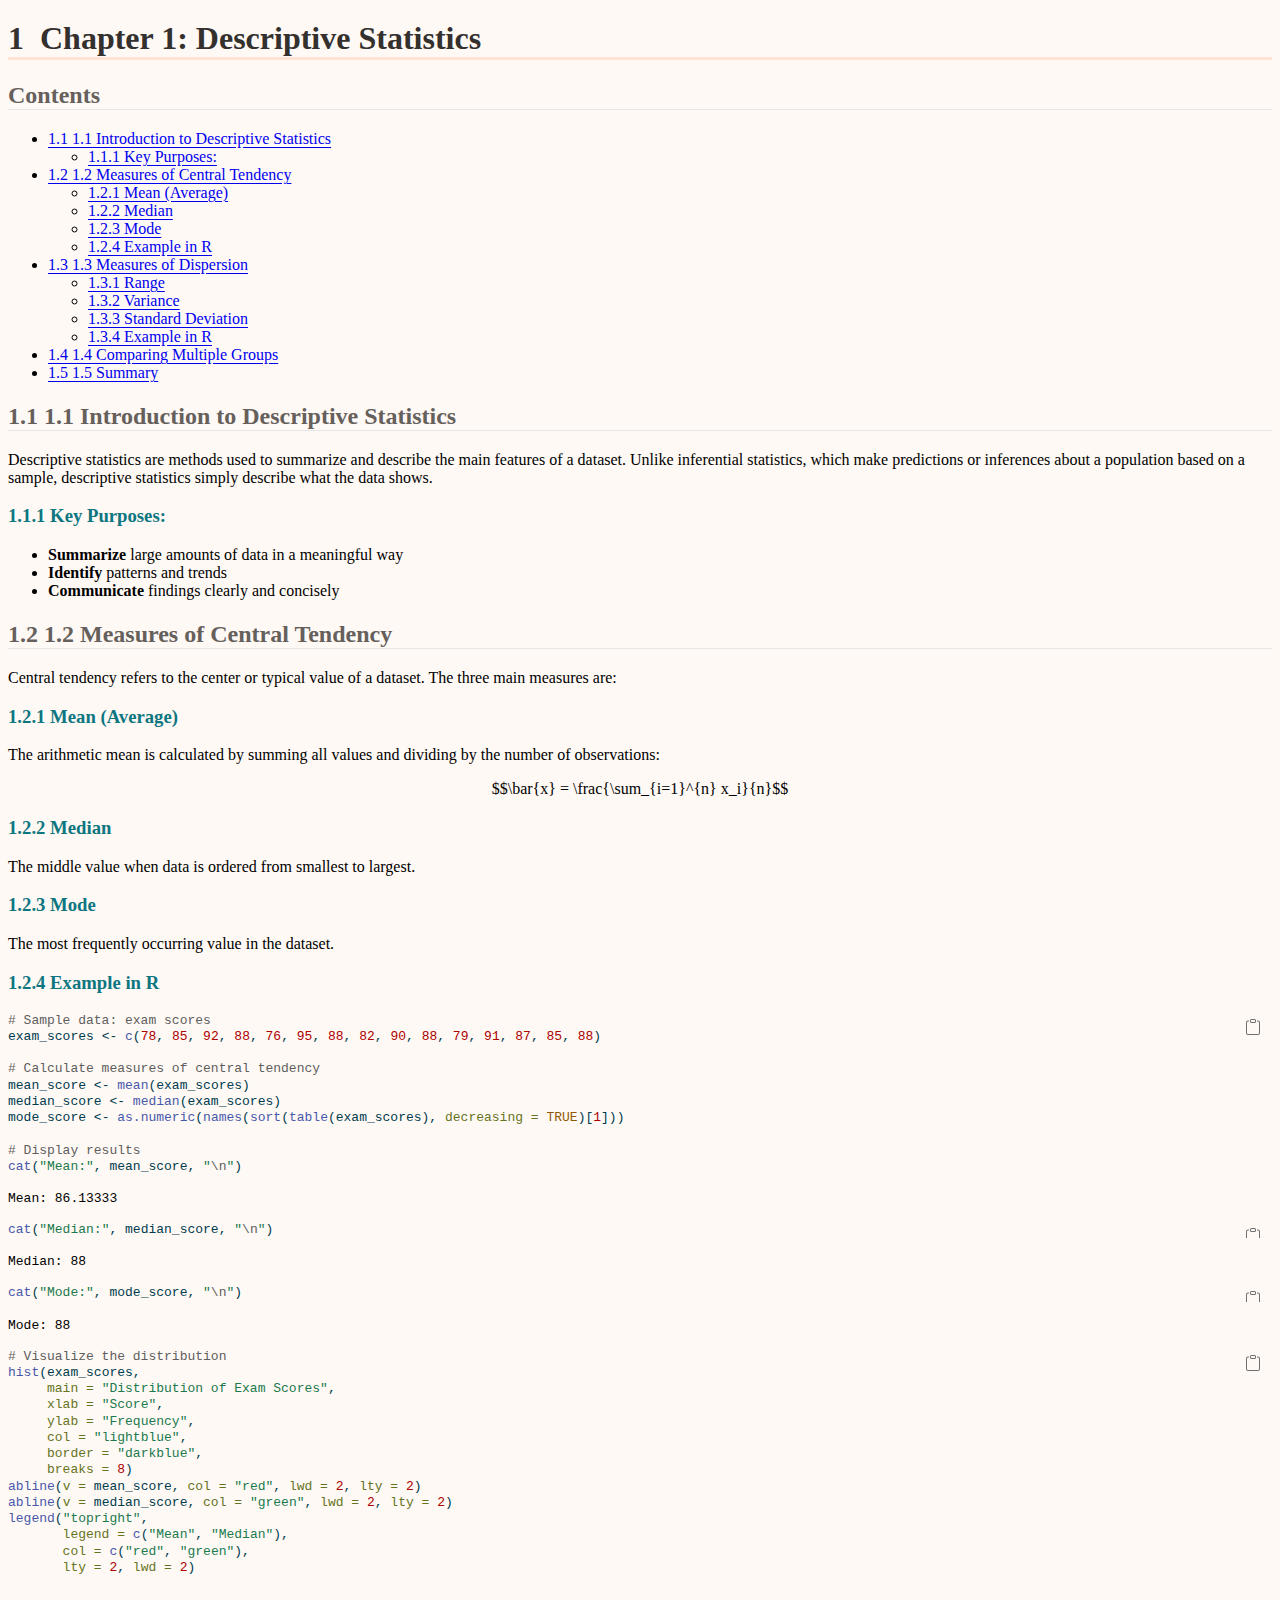
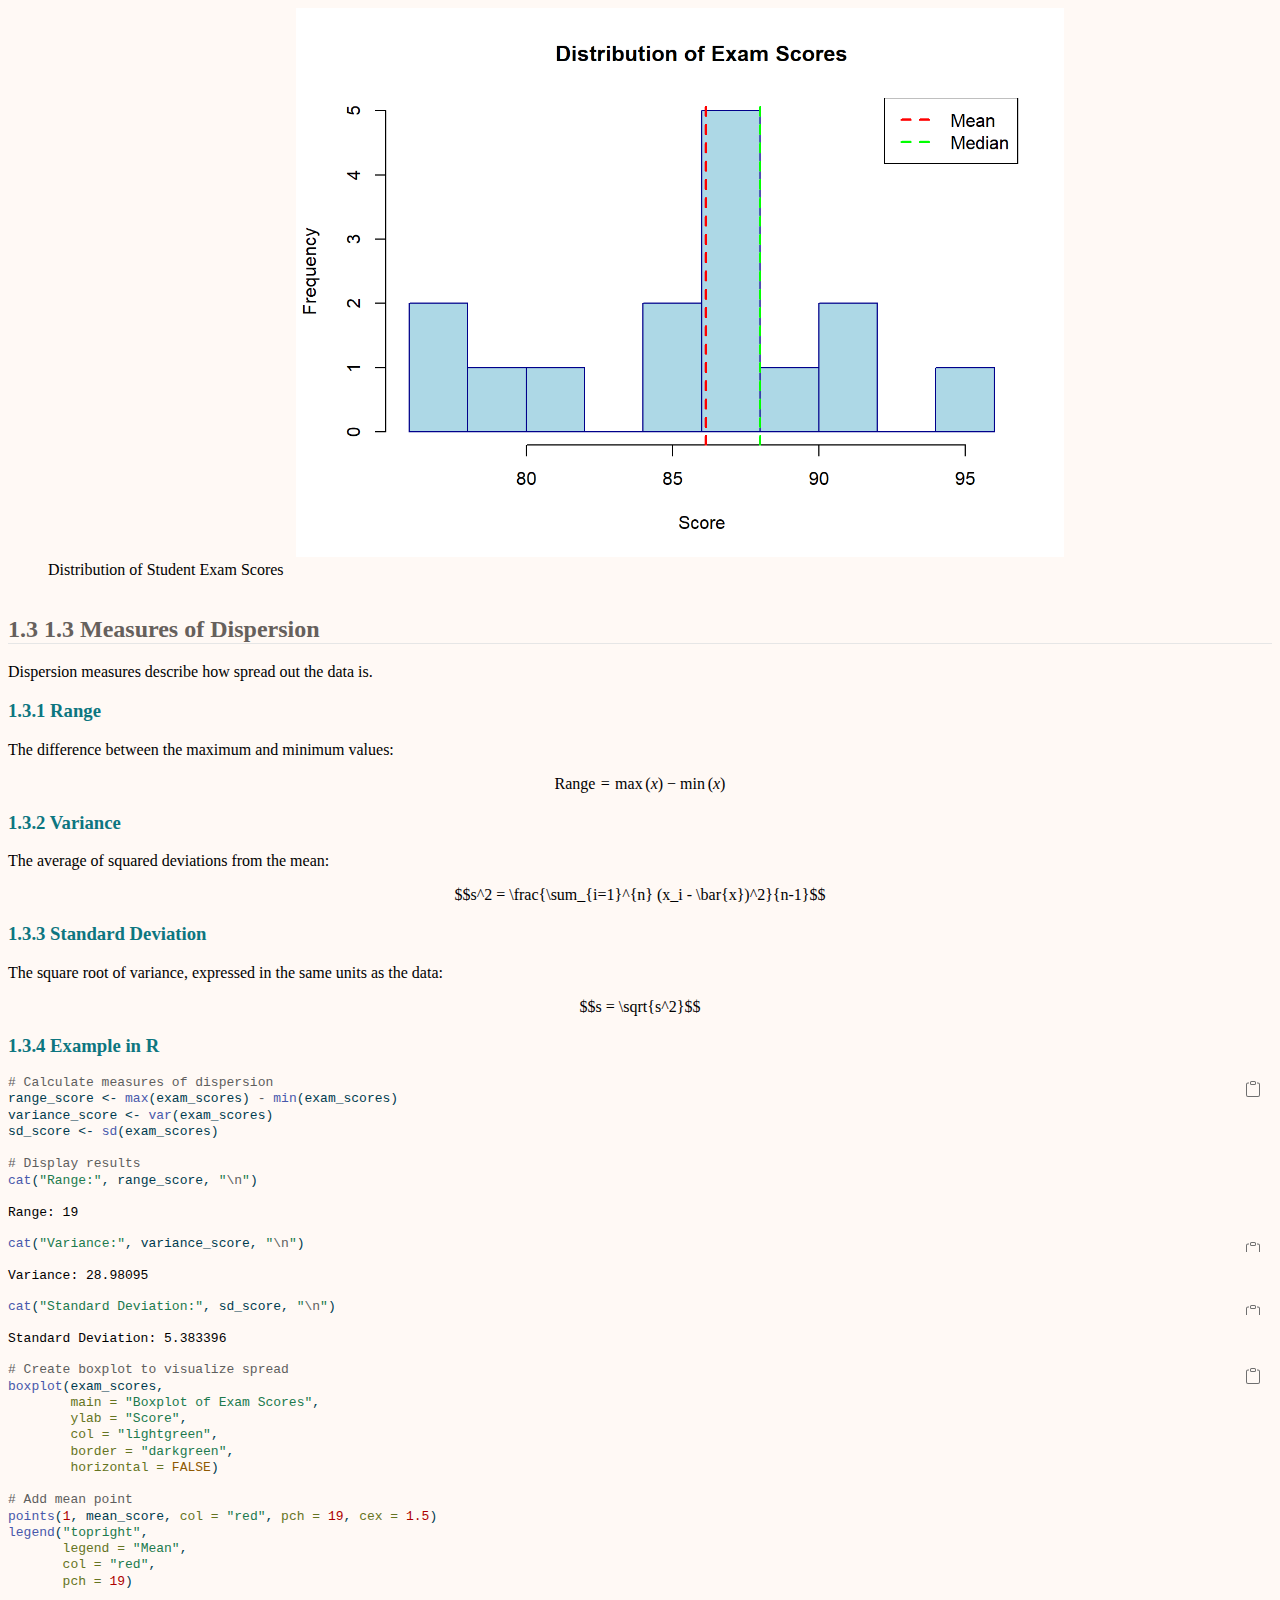
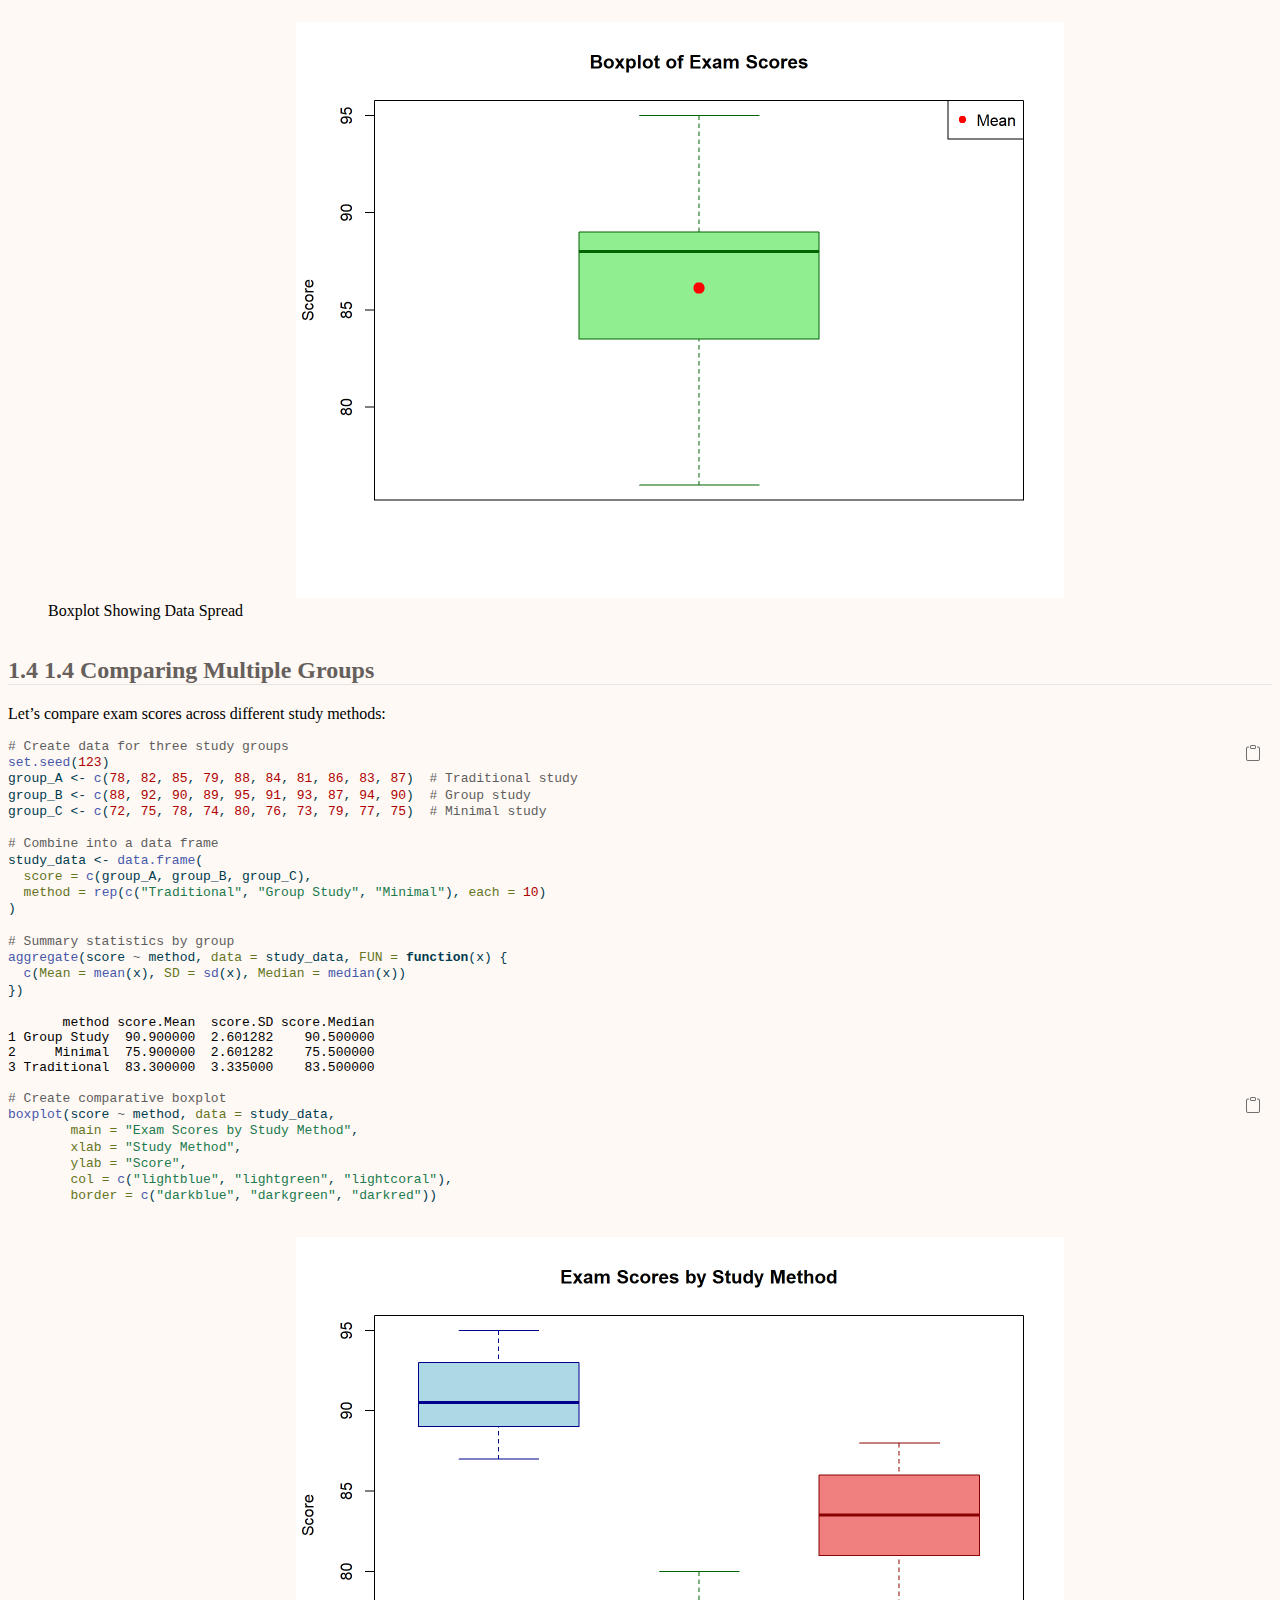
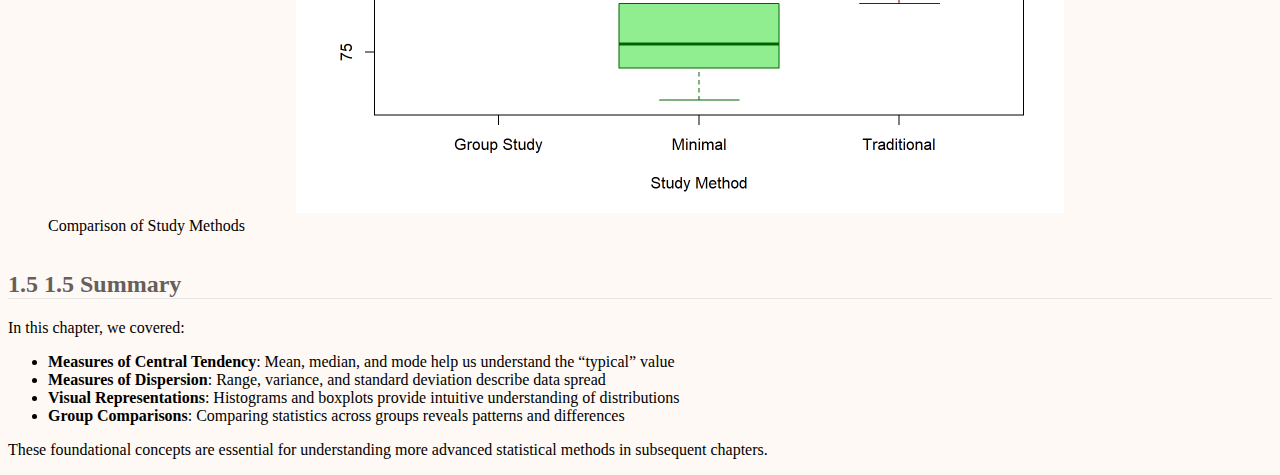
<file: docs/01_chapter.html>
<!DOCTYPE html>
<html xmlns="http://www.w3.org/1999/xhtml" lang="en" xml:lang="en"><head>

<meta charset="utf-8">
<meta name="generator" content="quarto-1.6.42">

<meta name="viewport" content="width=device-width, initial-scale=1.0, user-scalable=yes">


<title>1&nbsp; Chapter 1: Descriptive Statistics – Statistics Laboratory</title>
<style>
code{white-space: pre-wrap;}
span.smallcaps{font-variant: small-caps;}
div.columns{display: flex; gap: min(4vw, 1.5em);}
div.column{flex: auto; overflow-x: auto;}
div.hanging-indent{margin-left: 1.5em; text-indent: -1.5em;}
ul.task-list{list-style: none;}
ul.task-list li input[type="checkbox"] {
  width: 0.8em;
  margin: 0 0.8em 0.2em -1em; /* quarto-specific, see https://github.com/quarto-dev/quarto-cli/issues/4556 */ 
  vertical-align: middle;
}
.display.math{display: block; text-align: center; margin: 0.5rem auto;}
/* CSS for syntax highlighting */
pre > code.sourceCode { white-space: pre; position: relative; }
pre > code.sourceCode > span { line-height: 1.25; }
pre > code.sourceCode > span:empty { height: 1.2em; }
.sourceCode { overflow: visible; }
code.sourceCode > span { color: inherit; text-decoration: inherit; }
div.sourceCode { margin: 1em 0; }
pre.sourceCode { margin: 0; }
@media screen {
div.sourceCode { overflow: auto; }
}
@media print {
pre > code.sourceCode { white-space: pre-wrap; }
pre > code.sourceCode > span { display: inline-block; text-indent: -5em; padding-left: 5em; }
}
pre.numberSource code
  { counter-reset: source-line 0; }
pre.numberSource code > span
  { position: relative; left: -4em; counter-increment: source-line; }
pre.numberSource code > span > a:first-child::before
  { content: counter(source-line);
    position: relative; left: -1em; text-align: right; vertical-align: baseline;
    border: none; display: inline-block;
    -webkit-touch-callout: none; -webkit-user-select: none;
    -khtml-user-select: none; -moz-user-select: none;
    -ms-user-select: none; user-select: none;
    padding: 0 4px; width: 4em;
  }
pre.numberSource { margin-left: 3em;  padding-left: 4px; }
div.sourceCode
  {   }
@media screen {
pre > code.sourceCode > span > a:first-child::before { text-decoration: underline; }
}
</style>


<script src="site_libs/clipboard/clipboard.min.js"></script>
<script src="site_libs/quarto-html/tabby.min.js"></script>
<script src="site_libs/quarto-html/popper.min.js"></script>
<script src="site_libs/quarto-html/tippy.umd.min.js"></script>
<script src="site_libs/quarto-html/anchor.min.js"></script>
<link href="site_libs/quarto-html/tippy.css" rel="stylesheet">
<link href="site_libs/quarto-html/light-border.css" rel="stylesheet">
<link href="site_libs/quarto-html/quarto-html-5648926476f17252611b2c6ea34d0fa9.min.css" rel="stylesheet" append-hash="true" data-mode="light">
<link href="site_libs/quarto-html/quarto-syntax-highlighting-2f5df379a58b258e96c21c0638c20c03.css" rel="stylesheet" id="quarto-text-highlighting-styles">
<style>html{ scroll-behavior: smooth; }</style>


<link rel="stylesheet" href="custom.css">
</head>

<body>


<header id="title-block-header">
<h1 class="title"><span class="chapter-number">1</span>&nbsp; <span class="chapter-title">Chapter 1: Descriptive Statistics</span></h1>

</header>

<nav id="TOC" role="doc-toc">
    <h2 id="toc-title">Contents</h2>
   
  <ul>
  <li><a href="#introduction-to-descriptive-statistics" id="toc-introduction-to-descriptive-statistics"><span class="header-section-number">1.1</span> 1.1 Introduction to Descriptive Statistics</a>
  <ul>
  <li><a href="#key-purposes" id="toc-key-purposes"><span class="header-section-number">1.1.1</span> Key Purposes:</a></li>
  </ul></li>
  <li><a href="#measures-of-central-tendency" id="toc-measures-of-central-tendency"><span class="header-section-number">1.2</span> 1.2 Measures of Central Tendency</a>
  <ul>
  <li><a href="#mean-average" id="toc-mean-average"><span class="header-section-number">1.2.1</span> Mean (Average)</a></li>
  <li><a href="#median" id="toc-median"><span class="header-section-number">1.2.2</span> Median</a></li>
  <li><a href="#mode" id="toc-mode"><span class="header-section-number">1.2.3</span> Mode</a></li>
  <li><a href="#example-in-r" id="toc-example-in-r"><span class="header-section-number">1.2.4</span> Example in R</a></li>
  </ul></li>
  <li><a href="#measures-of-dispersion" id="toc-measures-of-dispersion"><span class="header-section-number">1.3</span> 1.3 Measures of Dispersion</a>
  <ul>
  <li><a href="#range" id="toc-range"><span class="header-section-number">1.3.1</span> Range</a></li>
  <li><a href="#variance" id="toc-variance"><span class="header-section-number">1.3.2</span> Variance</a></li>
  <li><a href="#standard-deviation" id="toc-standard-deviation"><span class="header-section-number">1.3.3</span> Standard Deviation</a></li>
  <li><a href="#example-in-r-1" id="toc-example-in-r-1"><span class="header-section-number">1.3.4</span> Example in R</a></li>
  </ul></li>
  <li><a href="#comparing-multiple-groups" id="toc-comparing-multiple-groups"><span class="header-section-number">1.4</span> 1.4 Comparing Multiple Groups</a></li>
  <li><a href="#summary" id="toc-summary"><span class="header-section-number">1.5</span> 1.5 Summary</a></li>
  </ul>
</nav>
<h2 data-number="1.1" id="introduction-to-descriptive-statistics" class="anchored"><span class="header-section-number">1.1</span> 1.1 Introduction to Descriptive Statistics</h2>
<p>Descriptive statistics are methods used to summarize and describe the main features of a dataset. Unlike inferential statistics, which make predictions or inferences about a population based on a sample, descriptive statistics simply describe what the data shows.</p>
<h3 data-number="1.1.1" id="key-purposes" class="anchored"><span class="header-section-number">1.1.1</span> Key Purposes:</h3>
<ul>
<li><strong>Summarize</strong> large amounts of data in a meaningful way</li>
<li><strong>Identify</strong> patterns and trends</li>
<li><strong>Communicate</strong> findings clearly and concisely</li>
</ul>
<h2 data-number="1.2" id="measures-of-central-tendency" class="anchored"><span class="header-section-number">1.2</span> 1.2 Measures of Central Tendency</h2>
<p>Central tendency refers to the center or typical value of a dataset. The three main measures are:</p>
<h3 data-number="1.2.1" id="mean-average" class="anchored"><span class="header-section-number">1.2.1</span> Mean (Average)</h3>
<p>The arithmetic mean is calculated by summing all values and dividing by the number of observations:</p>
<p><span class="math display">$$\bar{x} = \frac{\sum_{i=1}^{n} x_i}{n}$$</span></p>
<h3 data-number="1.2.2" id="median" class="anchored"><span class="header-section-number">1.2.2</span> Median</h3>
<p>The middle value when data is ordered from smallest to largest.</p>
<h3 data-number="1.2.3" id="mode" class="anchored"><span class="header-section-number">1.2.3</span> Mode</h3>
<p>The most frequently occurring value in the dataset.</p>
<h3 data-number="1.2.4" id="example-in-r" class="anchored"><span class="header-section-number">1.2.4</span> Example in R</h3>
<div class="cell">
<div class="sourceCode cell-code" id="cb1"><pre class="sourceCode r code-with-copy"><code class="sourceCode r"><span id="cb1-1"><a href="#cb1-1" aria-hidden="true" tabindex="-1"></a><span class="co"># Sample data: exam scores</span></span>
<span id="cb1-2"><a href="#cb1-2" aria-hidden="true" tabindex="-1"></a>exam_scores <span class="ot">&lt;-</span> <span class="fu">c</span>(<span class="dv">78</span>, <span class="dv">85</span>, <span class="dv">92</span>, <span class="dv">88</span>, <span class="dv">76</span>, <span class="dv">95</span>, <span class="dv">88</span>, <span class="dv">82</span>, <span class="dv">90</span>, <span class="dv">88</span>, <span class="dv">79</span>, <span class="dv">91</span>, <span class="dv">87</span>, <span class="dv">85</span>, <span class="dv">88</span>)</span>
<span id="cb1-3"><a href="#cb1-3" aria-hidden="true" tabindex="-1"></a></span>
<span id="cb1-4"><a href="#cb1-4" aria-hidden="true" tabindex="-1"></a><span class="co"># Calculate measures of central tendency</span></span>
<span id="cb1-5"><a href="#cb1-5" aria-hidden="true" tabindex="-1"></a>mean_score <span class="ot">&lt;-</span> <span class="fu">mean</span>(exam_scores)</span>
<span id="cb1-6"><a href="#cb1-6" aria-hidden="true" tabindex="-1"></a>median_score <span class="ot">&lt;-</span> <span class="fu">median</span>(exam_scores)</span>
<span id="cb1-7"><a href="#cb1-7" aria-hidden="true" tabindex="-1"></a>mode_score <span class="ot">&lt;-</span> <span class="fu">as.numeric</span>(<span class="fu">names</span>(<span class="fu">sort</span>(<span class="fu">table</span>(exam_scores), <span class="at">decreasing =</span> <span class="cn">TRUE</span>)[<span class="dv">1</span>]))</span>
<span id="cb1-8"><a href="#cb1-8" aria-hidden="true" tabindex="-1"></a></span>
<span id="cb1-9"><a href="#cb1-9" aria-hidden="true" tabindex="-1"></a><span class="co"># Display results</span></span>
<span id="cb1-10"><a href="#cb1-10" aria-hidden="true" tabindex="-1"></a><span class="fu">cat</span>(<span class="st">"Mean:"</span>, mean_score, <span class="st">"</span><span class="sc">\n</span><span class="st">"</span>)</span></code><button title="Copy to Clipboard" class="code-copy-button"><i class="bi"></i></button></pre></div>
<div class="cell-output cell-output-stdout">
<pre><code>Mean: 86.13333 </code></pre>
</div>
<div class="sourceCode cell-code" id="cb3"><pre class="sourceCode r code-with-copy"><code class="sourceCode r"><span id="cb3-1"><a href="#cb3-1" aria-hidden="true" tabindex="-1"></a><span class="fu">cat</span>(<span class="st">"Median:"</span>, median_score, <span class="st">"</span><span class="sc">\n</span><span class="st">"</span>)</span></code><button title="Copy to Clipboard" class="code-copy-button"><i class="bi"></i></button></pre></div>
<div class="cell-output cell-output-stdout">
<pre><code>Median: 88 </code></pre>
</div>
<div class="sourceCode cell-code" id="cb5"><pre class="sourceCode r code-with-copy"><code class="sourceCode r"><span id="cb5-1"><a href="#cb5-1" aria-hidden="true" tabindex="-1"></a><span class="fu">cat</span>(<span class="st">"Mode:"</span>, mode_score, <span class="st">"</span><span class="sc">\n</span><span class="st">"</span>)</span></code><button title="Copy to Clipboard" class="code-copy-button"><i class="bi"></i></button></pre></div>
<div class="cell-output cell-output-stdout">
<pre><code>Mode: 88 </code></pre>
</div>
<div class="sourceCode cell-code" id="cb7"><pre class="sourceCode r code-with-copy"><code class="sourceCode r"><span id="cb7-1"><a href="#cb7-1" aria-hidden="true" tabindex="-1"></a><span class="co"># Visualize the distribution</span></span>
<span id="cb7-2"><a href="#cb7-2" aria-hidden="true" tabindex="-1"></a><span class="fu">hist</span>(exam_scores, </span>
<span id="cb7-3"><a href="#cb7-3" aria-hidden="true" tabindex="-1"></a>     <span class="at">main =</span> <span class="st">"Distribution of Exam Scores"</span>,</span>
<span id="cb7-4"><a href="#cb7-4" aria-hidden="true" tabindex="-1"></a>     <span class="at">xlab =</span> <span class="st">"Score"</span>,</span>
<span id="cb7-5"><a href="#cb7-5" aria-hidden="true" tabindex="-1"></a>     <span class="at">ylab =</span> <span class="st">"Frequency"</span>,</span>
<span id="cb7-6"><a href="#cb7-6" aria-hidden="true" tabindex="-1"></a>     <span class="at">col =</span> <span class="st">"lightblue"</span>,</span>
<span id="cb7-7"><a href="#cb7-7" aria-hidden="true" tabindex="-1"></a>     <span class="at">border =</span> <span class="st">"darkblue"</span>,</span>
<span id="cb7-8"><a href="#cb7-8" aria-hidden="true" tabindex="-1"></a>     <span class="at">breaks =</span> <span class="dv">8</span>)</span>
<span id="cb7-9"><a href="#cb7-9" aria-hidden="true" tabindex="-1"></a><span class="fu">abline</span>(<span class="at">v =</span> mean_score, <span class="at">col =</span> <span class="st">"red"</span>, <span class="at">lwd =</span> <span class="dv">2</span>, <span class="at">lty =</span> <span class="dv">2</span>)</span>
<span id="cb7-10"><a href="#cb7-10" aria-hidden="true" tabindex="-1"></a><span class="fu">abline</span>(<span class="at">v =</span> median_score, <span class="at">col =</span> <span class="st">"green"</span>, <span class="at">lwd =</span> <span class="dv">2</span>, <span class="at">lty =</span> <span class="dv">2</span>)</span>
<span id="cb7-11"><a href="#cb7-11" aria-hidden="true" tabindex="-1"></a><span class="fu">legend</span>(<span class="st">"topright"</span>, </span>
<span id="cb7-12"><a href="#cb7-12" aria-hidden="true" tabindex="-1"></a>       <span class="at">legend =</span> <span class="fu">c</span>(<span class="st">"Mean"</span>, <span class="st">"Median"</span>),</span>
<span id="cb7-13"><a href="#cb7-13" aria-hidden="true" tabindex="-1"></a>       <span class="at">col =</span> <span class="fu">c</span>(<span class="st">"red"</span>, <span class="st">"green"</span>),</span>
<span id="cb7-14"><a href="#cb7-14" aria-hidden="true" tabindex="-1"></a>       <span class="at">lty =</span> <span class="dv">2</span>, <span class="at">lwd =</span> <span class="dv">2</span>)</span></code><button title="Copy to Clipboard" class="code-copy-button"><i class="bi"></i></button></pre></div>
<div class="cell-output-display">
<div class="quarto-figure quarto-figure-center">
<figure>
<p><img src="01_chapter_files/figure-html/central-tendency-1.png" class="img-fluid" width="768"></p>
<figcaption>Distribution of Student Exam Scores</figcaption>
</figure>
</div>
</div>
</div>
<h2 data-number="1.3" id="measures-of-dispersion" class="anchored"><span class="header-section-number">1.3</span> 1.3 Measures of Dispersion</h2>
<p>Dispersion measures describe how spread out the data is.</p>
<h3 data-number="1.3.1" id="range" class="anchored"><span class="header-section-number">1.3.1</span> Range</h3>
<p>The difference between the maximum and minimum values:</p>
<p><span class="math display">Range = max (<em>x</em>) − min (<em>x</em>)</span></p>
<h3 data-number="1.3.2" id="variance" class="anchored"><span class="header-section-number">1.3.2</span> Variance</h3>
<p>The average of squared deviations from the mean:</p>
<p><span class="math display">$$s^2 = \frac{\sum_{i=1}^{n} (x_i - \bar{x})^2}{n-1}$$</span></p>
<h3 data-number="1.3.3" id="standard-deviation" class="anchored"><span class="header-section-number">1.3.3</span> Standard Deviation</h3>
<p>The square root of variance, expressed in the same units as the data:</p>
<p><span class="math display">$$s = \sqrt{s^2}$$</span></p>
<h3 data-number="1.3.4" id="example-in-r-1" class="anchored"><span class="header-section-number">1.3.4</span> Example in R</h3>
<div class="cell">
<div class="sourceCode cell-code" id="cb8"><pre class="sourceCode r code-with-copy"><code class="sourceCode r"><span id="cb8-1"><a href="#cb8-1" aria-hidden="true" tabindex="-1"></a><span class="co"># Calculate measures of dispersion</span></span>
<span id="cb8-2"><a href="#cb8-2" aria-hidden="true" tabindex="-1"></a>range_score <span class="ot">&lt;-</span> <span class="fu">max</span>(exam_scores) <span class="sc">-</span> <span class="fu">min</span>(exam_scores)</span>
<span id="cb8-3"><a href="#cb8-3" aria-hidden="true" tabindex="-1"></a>variance_score <span class="ot">&lt;-</span> <span class="fu">var</span>(exam_scores)</span>
<span id="cb8-4"><a href="#cb8-4" aria-hidden="true" tabindex="-1"></a>sd_score <span class="ot">&lt;-</span> <span class="fu">sd</span>(exam_scores)</span>
<span id="cb8-5"><a href="#cb8-5" aria-hidden="true" tabindex="-1"></a></span>
<span id="cb8-6"><a href="#cb8-6" aria-hidden="true" tabindex="-1"></a><span class="co"># Display results</span></span>
<span id="cb8-7"><a href="#cb8-7" aria-hidden="true" tabindex="-1"></a><span class="fu">cat</span>(<span class="st">"Range:"</span>, range_score, <span class="st">"</span><span class="sc">\n</span><span class="st">"</span>)</span></code><button title="Copy to Clipboard" class="code-copy-button"><i class="bi"></i></button></pre></div>
<div class="cell-output cell-output-stdout">
<pre><code>Range: 19 </code></pre>
</div>
<div class="sourceCode cell-code" id="cb10"><pre class="sourceCode r code-with-copy"><code class="sourceCode r"><span id="cb10-1"><a href="#cb10-1" aria-hidden="true" tabindex="-1"></a><span class="fu">cat</span>(<span class="st">"Variance:"</span>, variance_score, <span class="st">"</span><span class="sc">\n</span><span class="st">"</span>)</span></code><button title="Copy to Clipboard" class="code-copy-button"><i class="bi"></i></button></pre></div>
<div class="cell-output cell-output-stdout">
<pre><code>Variance: 28.98095 </code></pre>
</div>
<div class="sourceCode cell-code" id="cb12"><pre class="sourceCode r code-with-copy"><code class="sourceCode r"><span id="cb12-1"><a href="#cb12-1" aria-hidden="true" tabindex="-1"></a><span class="fu">cat</span>(<span class="st">"Standard Deviation:"</span>, sd_score, <span class="st">"</span><span class="sc">\n</span><span class="st">"</span>)</span></code><button title="Copy to Clipboard" class="code-copy-button"><i class="bi"></i></button></pre></div>
<div class="cell-output cell-output-stdout">
<pre><code>Standard Deviation: 5.383396 </code></pre>
</div>
<div class="sourceCode cell-code" id="cb14"><pre class="sourceCode r code-with-copy"><code class="sourceCode r"><span id="cb14-1"><a href="#cb14-1" aria-hidden="true" tabindex="-1"></a><span class="co"># Create boxplot to visualize spread</span></span>
<span id="cb14-2"><a href="#cb14-2" aria-hidden="true" tabindex="-1"></a><span class="fu">boxplot</span>(exam_scores,</span>
<span id="cb14-3"><a href="#cb14-3" aria-hidden="true" tabindex="-1"></a>        <span class="at">main =</span> <span class="st">"Boxplot of Exam Scores"</span>,</span>
<span id="cb14-4"><a href="#cb14-4" aria-hidden="true" tabindex="-1"></a>        <span class="at">ylab =</span> <span class="st">"Score"</span>,</span>
<span id="cb14-5"><a href="#cb14-5" aria-hidden="true" tabindex="-1"></a>        <span class="at">col =</span> <span class="st">"lightgreen"</span>,</span>
<span id="cb14-6"><a href="#cb14-6" aria-hidden="true" tabindex="-1"></a>        <span class="at">border =</span> <span class="st">"darkgreen"</span>,</span>
<span id="cb14-7"><a href="#cb14-7" aria-hidden="true" tabindex="-1"></a>        <span class="at">horizontal =</span> <span class="cn">FALSE</span>)</span>
<span id="cb14-8"><a href="#cb14-8" aria-hidden="true" tabindex="-1"></a></span>
<span id="cb14-9"><a href="#cb14-9" aria-hidden="true" tabindex="-1"></a><span class="co"># Add mean point</span></span>
<span id="cb14-10"><a href="#cb14-10" aria-hidden="true" tabindex="-1"></a><span class="fu">points</span>(<span class="dv">1</span>, mean_score, <span class="at">col =</span> <span class="st">"red"</span>, <span class="at">pch =</span> <span class="dv">19</span>, <span class="at">cex =</span> <span class="fl">1.5</span>)</span>
<span id="cb14-11"><a href="#cb14-11" aria-hidden="true" tabindex="-1"></a><span class="fu">legend</span>(<span class="st">"topright"</span>, </span>
<span id="cb14-12"><a href="#cb14-12" aria-hidden="true" tabindex="-1"></a>       <span class="at">legend =</span> <span class="st">"Mean"</span>,</span>
<span id="cb14-13"><a href="#cb14-13" aria-hidden="true" tabindex="-1"></a>       <span class="at">col =</span> <span class="st">"red"</span>,</span>
<span id="cb14-14"><a href="#cb14-14" aria-hidden="true" tabindex="-1"></a>       <span class="at">pch =</span> <span class="dv">19</span>)</span></code><button title="Copy to Clipboard" class="code-copy-button"><i class="bi"></i></button></pre></div>
<div class="cell-output-display">
<div class="quarto-figure quarto-figure-center">
<figure>
<p><img src="01_chapter_files/figure-html/dispersion-1.png" class="img-fluid" width="768"></p>
<figcaption>Boxplot Showing Data Spread</figcaption>
</figure>
</div>
</div>
</div>
<h2 data-number="1.4" id="comparing-multiple-groups" class="anchored"><span class="header-section-number">1.4</span> 1.4 Comparing Multiple Groups</h2>
<p>Let’s compare exam scores across different study methods:</p>
<div class="cell">
<div class="sourceCode cell-code" id="cb15"><pre class="sourceCode r code-with-copy"><code class="sourceCode r"><span id="cb15-1"><a href="#cb15-1" aria-hidden="true" tabindex="-1"></a><span class="co"># Create data for three study groups</span></span>
<span id="cb15-2"><a href="#cb15-2" aria-hidden="true" tabindex="-1"></a><span class="fu">set.seed</span>(<span class="dv">123</span>)</span>
<span id="cb15-3"><a href="#cb15-3" aria-hidden="true" tabindex="-1"></a>group_A <span class="ot">&lt;-</span> <span class="fu">c</span>(<span class="dv">78</span>, <span class="dv">82</span>, <span class="dv">85</span>, <span class="dv">79</span>, <span class="dv">88</span>, <span class="dv">84</span>, <span class="dv">81</span>, <span class="dv">86</span>, <span class="dv">83</span>, <span class="dv">87</span>)  <span class="co"># Traditional study</span></span>
<span id="cb15-4"><a href="#cb15-4" aria-hidden="true" tabindex="-1"></a>group_B <span class="ot">&lt;-</span> <span class="fu">c</span>(<span class="dv">88</span>, <span class="dv">92</span>, <span class="dv">90</span>, <span class="dv">89</span>, <span class="dv">95</span>, <span class="dv">91</span>, <span class="dv">93</span>, <span class="dv">87</span>, <span class="dv">94</span>, <span class="dv">90</span>)  <span class="co"># Group study</span></span>
<span id="cb15-5"><a href="#cb15-5" aria-hidden="true" tabindex="-1"></a>group_C <span class="ot">&lt;-</span> <span class="fu">c</span>(<span class="dv">72</span>, <span class="dv">75</span>, <span class="dv">78</span>, <span class="dv">74</span>, <span class="dv">80</span>, <span class="dv">76</span>, <span class="dv">73</span>, <span class="dv">79</span>, <span class="dv">77</span>, <span class="dv">75</span>)  <span class="co"># Minimal study</span></span>
<span id="cb15-6"><a href="#cb15-6" aria-hidden="true" tabindex="-1"></a></span>
<span id="cb15-7"><a href="#cb15-7" aria-hidden="true" tabindex="-1"></a><span class="co"># Combine into a data frame</span></span>
<span id="cb15-8"><a href="#cb15-8" aria-hidden="true" tabindex="-1"></a>study_data <span class="ot">&lt;-</span> <span class="fu">data.frame</span>(</span>
<span id="cb15-9"><a href="#cb15-9" aria-hidden="true" tabindex="-1"></a>  <span class="at">score =</span> <span class="fu">c</span>(group_A, group_B, group_C),</span>
<span id="cb15-10"><a href="#cb15-10" aria-hidden="true" tabindex="-1"></a>  <span class="at">method =</span> <span class="fu">rep</span>(<span class="fu">c</span>(<span class="st">"Traditional"</span>, <span class="st">"Group Study"</span>, <span class="st">"Minimal"</span>), <span class="at">each =</span> <span class="dv">10</span>)</span>
<span id="cb15-11"><a href="#cb15-11" aria-hidden="true" tabindex="-1"></a>)</span>
<span id="cb15-12"><a href="#cb15-12" aria-hidden="true" tabindex="-1"></a></span>
<span id="cb15-13"><a href="#cb15-13" aria-hidden="true" tabindex="-1"></a><span class="co"># Summary statistics by group</span></span>
<span id="cb15-14"><a href="#cb15-14" aria-hidden="true" tabindex="-1"></a><span class="fu">aggregate</span>(score <span class="sc">~</span> method, <span class="at">data =</span> study_data, <span class="at">FUN =</span> <span class="cf">function</span>(x) {</span>
<span id="cb15-15"><a href="#cb15-15" aria-hidden="true" tabindex="-1"></a>  <span class="fu">c</span>(<span class="at">Mean =</span> <span class="fu">mean</span>(x), <span class="at">SD =</span> <span class="fu">sd</span>(x), <span class="at">Median =</span> <span class="fu">median</span>(x))</span>
<span id="cb15-16"><a href="#cb15-16" aria-hidden="true" tabindex="-1"></a>})</span></code><button title="Copy to Clipboard" class="code-copy-button"><i class="bi"></i></button></pre></div>
<div class="cell-output cell-output-stdout">
<pre><code>       method score.Mean  score.SD score.Median
1 Group Study  90.900000  2.601282    90.500000
2     Minimal  75.900000  2.601282    75.500000
3 Traditional  83.300000  3.335000    83.500000</code></pre>
</div>
<div class="sourceCode cell-code" id="cb17"><pre class="sourceCode r code-with-copy"><code class="sourceCode r"><span id="cb17-1"><a href="#cb17-1" aria-hidden="true" tabindex="-1"></a><span class="co"># Create comparative boxplot</span></span>
<span id="cb17-2"><a href="#cb17-2" aria-hidden="true" tabindex="-1"></a><span class="fu">boxplot</span>(score <span class="sc">~</span> method, <span class="at">data =</span> study_data,</span>
<span id="cb17-3"><a href="#cb17-3" aria-hidden="true" tabindex="-1"></a>        <span class="at">main =</span> <span class="st">"Exam Scores by Study Method"</span>,</span>
<span id="cb17-4"><a href="#cb17-4" aria-hidden="true" tabindex="-1"></a>        <span class="at">xlab =</span> <span class="st">"Study Method"</span>,</span>
<span id="cb17-5"><a href="#cb17-5" aria-hidden="true" tabindex="-1"></a>        <span class="at">ylab =</span> <span class="st">"Score"</span>,</span>
<span id="cb17-6"><a href="#cb17-6" aria-hidden="true" tabindex="-1"></a>        <span class="at">col =</span> <span class="fu">c</span>(<span class="st">"lightblue"</span>, <span class="st">"lightgreen"</span>, <span class="st">"lightcoral"</span>),</span>
<span id="cb17-7"><a href="#cb17-7" aria-hidden="true" tabindex="-1"></a>        <span class="at">border =</span> <span class="fu">c</span>(<span class="st">"darkblue"</span>, <span class="st">"darkgreen"</span>, <span class="st">"darkred"</span>))</span></code><button title="Copy to Clipboard" class="code-copy-button"><i class="bi"></i></button></pre></div>
<div class="cell-output-display">
<div class="quarto-figure quarto-figure-center">
<figure>
<p><img src="01_chapter_files/figure-html/group-comparison-1.png" class="img-fluid" width="768"></p>
<figcaption>Comparison of Study Methods</figcaption>
</figure>
</div>
</div>
</div>
<h2 data-number="1.5" id="summary" class="anchored"><span class="header-section-number">1.5</span> 1.5 Summary</h2>
<p>In this chapter, we covered:</p>
<ul>
<li><strong>Measures of Central Tendency</strong>: Mean, median, and mode help us understand the “typical” value</li>
<li><strong>Measures of Dispersion</strong>: Range, variance, and standard deviation describe data spread</li>
<li><strong>Visual Representations</strong>: Histograms and boxplots provide intuitive understanding of distributions</li>
<li><strong>Group Comparisons</strong>: Comparing statistics across groups reveals patterns and differences</li>
</ul>
<p>These foundational concepts are essential for understanding more advanced statistical methods in subsequent chapters.</p>


<script id="quarto-html-after-body" type="application/javascript">
window.document.addEventListener("DOMContentLoaded", function (event) {
  const toggleBodyColorMode = (bsSheetEl) => {
    const mode = bsSheetEl.getAttribute("data-mode");
    const bodyEl = window.document.querySelector("body");
    if (mode === "dark") {
      bodyEl.classList.add("quarto-dark");
      bodyEl.classList.remove("quarto-light");
    } else {
      bodyEl.classList.add("quarto-light");
      bodyEl.classList.remove("quarto-dark");
    }
  }
  const toggleBodyColorPrimary = () => {
    const bsSheetEl = window.document.querySelector("link#quarto-bootstrap");
    if (bsSheetEl) {
      toggleBodyColorMode(bsSheetEl);
    }
  }
  toggleBodyColorPrimary();  
  const tabsets =  window.document.querySelectorAll(".panel-tabset-tabby")
  tabsets.forEach(function(tabset) {
    const tabby = new Tabby('#' + tabset.id);
  });
  const icon = "";
  const anchorJS = new window.AnchorJS();
  anchorJS.options = {
    placement: 'right',
    icon: icon
  };
  anchorJS.add('.anchored');
  const isCodeAnnotation = (el) => {
    for (const clz of el.classList) {
      if (clz.startsWith('code-annotation-')) {                     
        return true;
      }
    }
    return false;
  }
  const onCopySuccess = function(e) {
    // button target
    const button = e.trigger;
    // don't keep focus
    button.blur();
    // flash "checked"
    button.classList.add('code-copy-button-checked');
    var currentTitle = button.getAttribute("title");
    button.setAttribute("title", "Copied!");
    let tooltip;
    if (window.bootstrap) {
      button.setAttribute("data-bs-toggle", "tooltip");
      button.setAttribute("data-bs-placement", "left");
      button.setAttribute("data-bs-title", "Copied!");
      tooltip = new bootstrap.Tooltip(button, 
        { trigger: "manual", 
          customClass: "code-copy-button-tooltip",
          offset: [0, -8]});
      tooltip.show();    
    }
    setTimeout(function() {
      if (tooltip) {
        tooltip.hide();
        button.removeAttribute("data-bs-title");
        button.removeAttribute("data-bs-toggle");
        button.removeAttribute("data-bs-placement");
      }
      button.setAttribute("title", currentTitle);
      button.classList.remove('code-copy-button-checked');
    }, 1000);
    // clear code selection
    e.clearSelection();
  }
  const getTextToCopy = function(trigger) {
      const codeEl = trigger.previousElementSibling.cloneNode(true);
      for (const childEl of codeEl.children) {
        if (isCodeAnnotation(childEl)) {
          childEl.remove();
        }
      }
      return codeEl.innerText;
  }
  const clipboard = new window.ClipboardJS('.code-copy-button:not([data-in-quarto-modal])', {
    text: getTextToCopy
  });
  clipboard.on('success', onCopySuccess);
  if (window.document.getElementById('quarto-embedded-source-code-modal')) {
    const clipboardModal = new window.ClipboardJS('.code-copy-button[data-in-quarto-modal]', {
      text: getTextToCopy,
      container: window.document.getElementById('quarto-embedded-source-code-modal')
    });
    clipboardModal.on('success', onCopySuccess);
  }
    var localhostRegex = new RegExp(/^(?:http|https):\/\/localhost\:?[0-9]*\//);
    var mailtoRegex = new RegExp(/^mailto:/);
      var filterRegex = new RegExp('/' + window.location.host + '/');
    var isInternal = (href) => {
        return filterRegex.test(href) || localhostRegex.test(href) || mailtoRegex.test(href);
    }
    // Inspect non-navigation links and adorn them if external
 	var links = window.document.querySelectorAll('a[href]:not(.nav-link):not(.navbar-brand):not(.toc-action):not(.sidebar-link):not(.sidebar-item-toggle):not(.pagination-link):not(.no-external):not([aria-hidden]):not(.dropdown-item):not(.quarto-navigation-tool):not(.about-link)');
    for (var i=0; i<links.length; i++) {
      const link = links[i];
      if (!isInternal(link.href)) {
        // undo the damage that might have been done by quarto-nav.js in the case of
        // links that we want to consider external
        if (link.dataset.originalHref !== undefined) {
          link.href = link.dataset.originalHref;
        }
          // target, if specified
          link.setAttribute("target", "_blank");
          if (link.getAttribute("rel") === null) {
            link.setAttribute("rel", "noopener");
          }
      }
    }
  function tippyHover(el, contentFn, onTriggerFn, onUntriggerFn) {
    const config = {
      allowHTML: true,
      maxWidth: 500,
      delay: 100,
      arrow: false,
      appendTo: function(el) {
          return el.parentElement;
      },
      interactive: true,
      interactiveBorder: 10,
      theme: 'light-border',
      placement: 'bottom-start',
    };
    if (contentFn) {
      config.content = contentFn;
    }
    if (onTriggerFn) {
      config.onTrigger = onTriggerFn;
    }
    if (onUntriggerFn) {
      config.onUntrigger = onUntriggerFn;
    }
    window.tippy(el, config); 
  }
  const noterefs = window.document.querySelectorAll('a[role="doc-noteref"]');
  for (var i=0; i<noterefs.length; i++) {
    const ref = noterefs[i];
    tippyHover(ref, function() {
      // use id or data attribute instead here
      let href = ref.getAttribute('data-footnote-href') || ref.getAttribute('href');
      try { href = new URL(href).hash; } catch {}
      const id = href.replace(/^#\/?/, "");
      const note = window.document.getElementById(id);
      if (note) {
        return note.innerHTML;
      } else {
        return "";
      }
    });
  }
  const xrefs = window.document.querySelectorAll('a.quarto-xref');
  const processXRef = (id, note) => {
    // Strip column container classes
    const stripColumnClz = (el) => {
      el.classList.remove("page-full", "page-columns");
      if (el.children) {
        for (const child of el.children) {
          stripColumnClz(child);
        }
      }
    }
    stripColumnClz(note)
    if (id === null || id.startsWith('sec-')) {
      // Special case sections, only their first couple elements
      const container = document.createElement("div");
      if (note.children && note.children.length > 2) {
        container.appendChild(note.children[0].cloneNode(true));
        for (let i = 1; i < note.children.length; i++) {
          const child = note.children[i];
          if (child.tagName === "P" && child.innerText === "") {
            continue;
          } else {
            container.appendChild(child.cloneNode(true));
            break;
          }
        }
        if (window.Quarto?.typesetMath) {
          window.Quarto.typesetMath(container);
        }
        return container.innerHTML
      } else {
        if (window.Quarto?.typesetMath) {
          window.Quarto.typesetMath(note);
        }
        return note.innerHTML;
      }
    } else {
      // Remove any anchor links if they are present
      const anchorLink = note.querySelector('a.anchorjs-link');
      if (anchorLink) {
        anchorLink.remove();
      }
      if (window.Quarto?.typesetMath) {
        window.Quarto.typesetMath(note);
      }
      if (note.classList.contains("callout")) {
        return note.outerHTML;
      } else {
        return note.innerHTML;
      }
    }
  }
  for (var i=0; i<xrefs.length; i++) {
    const xref = xrefs[i];
    tippyHover(xref, undefined, function(instance) {
      instance.disable();
      let url = xref.getAttribute('href');
      let hash = undefined; 
      if (url.startsWith('#')) {
        hash = url;
      } else {
        try { hash = new URL(url).hash; } catch {}
      }
      if (hash) {
        const id = hash.replace(/^#\/?/, "");
        const note = window.document.getElementById(id);
        if (note !== null) {
          try {
            const html = processXRef(id, note.cloneNode(true));
            instance.setContent(html);
          } finally {
            instance.enable();
            instance.show();
          }
        } else {
          // See if we can fetch this
          fetch(url.split('#')[0])
          .then(res => res.text())
          .then(html => {
            const parser = new DOMParser();
            const htmlDoc = parser.parseFromString(html, "text/html");
            const note = htmlDoc.getElementById(id);
            if (note !== null) {
              const html = processXRef(id, note);
              instance.setContent(html);
            } 
          }).finally(() => {
            instance.enable();
            instance.show();
          });
        }
      } else {
        // See if we can fetch a full url (with no hash to target)
        // This is a special case and we should probably do some content thinning / targeting
        fetch(url)
        .then(res => res.text())
        .then(html => {
          const parser = new DOMParser();
          const htmlDoc = parser.parseFromString(html, "text/html");
          const note = htmlDoc.querySelector('main.content');
          if (note !== null) {
            // This should only happen for chapter cross references
            // (since there is no id in the URL)
            // remove the first header
            if (note.children.length > 0 && note.children[0].tagName === "HEADER") {
              note.children[0].remove();
            }
            const html = processXRef(null, note);
            instance.setContent(html);
          } 
        }).finally(() => {
          instance.enable();
          instance.show();
        });
      }
    }, function(instance) {
    });
  }
      let selectedAnnoteEl;
      const selectorForAnnotation = ( cell, annotation) => {
        let cellAttr = 'data-code-cell="' + cell + '"';
        let lineAttr = 'data-code-annotation="' +  annotation + '"';
        const selector = 'span[' + cellAttr + '][' + lineAttr + ']';
        return selector;
      }
      const selectCodeLines = (annoteEl) => {
        const doc = window.document;
        const targetCell = annoteEl.getAttribute("data-target-cell");
        const targetAnnotation = annoteEl.getAttribute("data-target-annotation");
        const annoteSpan = window.document.querySelector(selectorForAnnotation(targetCell, targetAnnotation));
        const lines = annoteSpan.getAttribute("data-code-lines").split(",");
        const lineIds = lines.map((line) => {
          return targetCell + "-" + line;
        })
        let top = null;
        let height = null;
        let parent = null;
        if (lineIds.length > 0) {
            //compute the position of the single el (top and bottom and make a div)
            const el = window.document.getElementById(lineIds[0]);
            top = el.offsetTop;
            height = el.offsetHeight;
            parent = el.parentElement.parentElement;
          if (lineIds.length > 1) {
            const lastEl = window.document.getElementById(lineIds[lineIds.length - 1]);
            const bottom = lastEl.offsetTop + lastEl.offsetHeight;
            height = bottom - top;
          }
          if (top !== null && height !== null && parent !== null) {
            // cook up a div (if necessary) and position it 
            let div = window.document.getElementById("code-annotation-line-highlight");
            if (div === null) {
              div = window.document.createElement("div");
              div.setAttribute("id", "code-annotation-line-highlight");
              div.style.position = 'absolute';
              parent.appendChild(div);
            }
            div.style.top = top - 2 + "px";
            div.style.height = height + 4 + "px";
            div.style.left = 0;
            let gutterDiv = window.document.getElementById("code-annotation-line-highlight-gutter");
            if (gutterDiv === null) {
              gutterDiv = window.document.createElement("div");
              gutterDiv.setAttribute("id", "code-annotation-line-highlight-gutter");
              gutterDiv.style.position = 'absolute';
              const codeCell = window.document.getElementById(targetCell);
              const gutter = codeCell.querySelector('.code-annotation-gutter');
              gutter.appendChild(gutterDiv);
            }
            gutterDiv.style.top = top - 2 + "px";
            gutterDiv.style.height = height + 4 + "px";
          }
          selectedAnnoteEl = annoteEl;
        }
      };
      const unselectCodeLines = () => {
        const elementsIds = ["code-annotation-line-highlight", "code-annotation-line-highlight-gutter"];
        elementsIds.forEach((elId) => {
          const div = window.document.getElementById(elId);
          if (div) {
            div.remove();
          }
        });
        selectedAnnoteEl = undefined;
      };
        // Handle positioning of the toggle
    window.addEventListener(
      "resize",
      throttle(() => {
        elRect = undefined;
        if (selectedAnnoteEl) {
          selectCodeLines(selectedAnnoteEl);
        }
      }, 10)
    );
    function throttle(fn, ms) {
    let throttle = false;
    let timer;
      return (...args) => {
        if(!throttle) { // first call gets through
            fn.apply(this, args);
            throttle = true;
        } else { // all the others get throttled
            if(timer) clearTimeout(timer); // cancel #2
            timer = setTimeout(() => {
              fn.apply(this, args);
              timer = throttle = false;
            }, ms);
        }
      };
    }
      // Attach click handler to the DT
      const annoteDls = window.document.querySelectorAll('dt[data-target-cell]');
      for (const annoteDlNode of annoteDls) {
        annoteDlNode.addEventListener('click', (event) => {
          const clickedEl = event.target;
          if (clickedEl !== selectedAnnoteEl) {
            unselectCodeLines();
            const activeEl = window.document.querySelector('dt[data-target-cell].code-annotation-active');
            if (activeEl) {
              activeEl.classList.remove('code-annotation-active');
            }
            selectCodeLines(clickedEl);
            clickedEl.classList.add('code-annotation-active');
          } else {
            // Unselect the line
            unselectCodeLines();
            clickedEl.classList.remove('code-annotation-active');
          }
        });
      }
  const findCites = (el) => {
    const parentEl = el.parentElement;
    if (parentEl) {
      const cites = parentEl.dataset.cites;
      if (cites) {
        return {
          el,
          cites: cites.split(' ')
        };
      } else {
        return findCites(el.parentElement)
      }
    } else {
      return undefined;
    }
  };
  var bibliorefs = window.document.querySelectorAll('a[role="doc-biblioref"]');
  for (var i=0; i<bibliorefs.length; i++) {
    const ref = bibliorefs[i];
    const citeInfo = findCites(ref);
    if (citeInfo) {
      tippyHover(citeInfo.el, function() {
        var popup = window.document.createElement('div');
        citeInfo.cites.forEach(function(cite) {
          var citeDiv = window.document.createElement('div');
          citeDiv.classList.add('hanging-indent');
          citeDiv.classList.add('csl-entry');
          var biblioDiv = window.document.getElementById('ref-' + cite);
          if (biblioDiv) {
            citeDiv.innerHTML = biblioDiv.innerHTML;
          }
          popup.appendChild(citeDiv);
        });
        return popup.innerHTML;
      });
    }
  }
});
</script>




<script src="site_libs/quarto-html/zenscroll-min.js"></script>
</body></html>
</file>
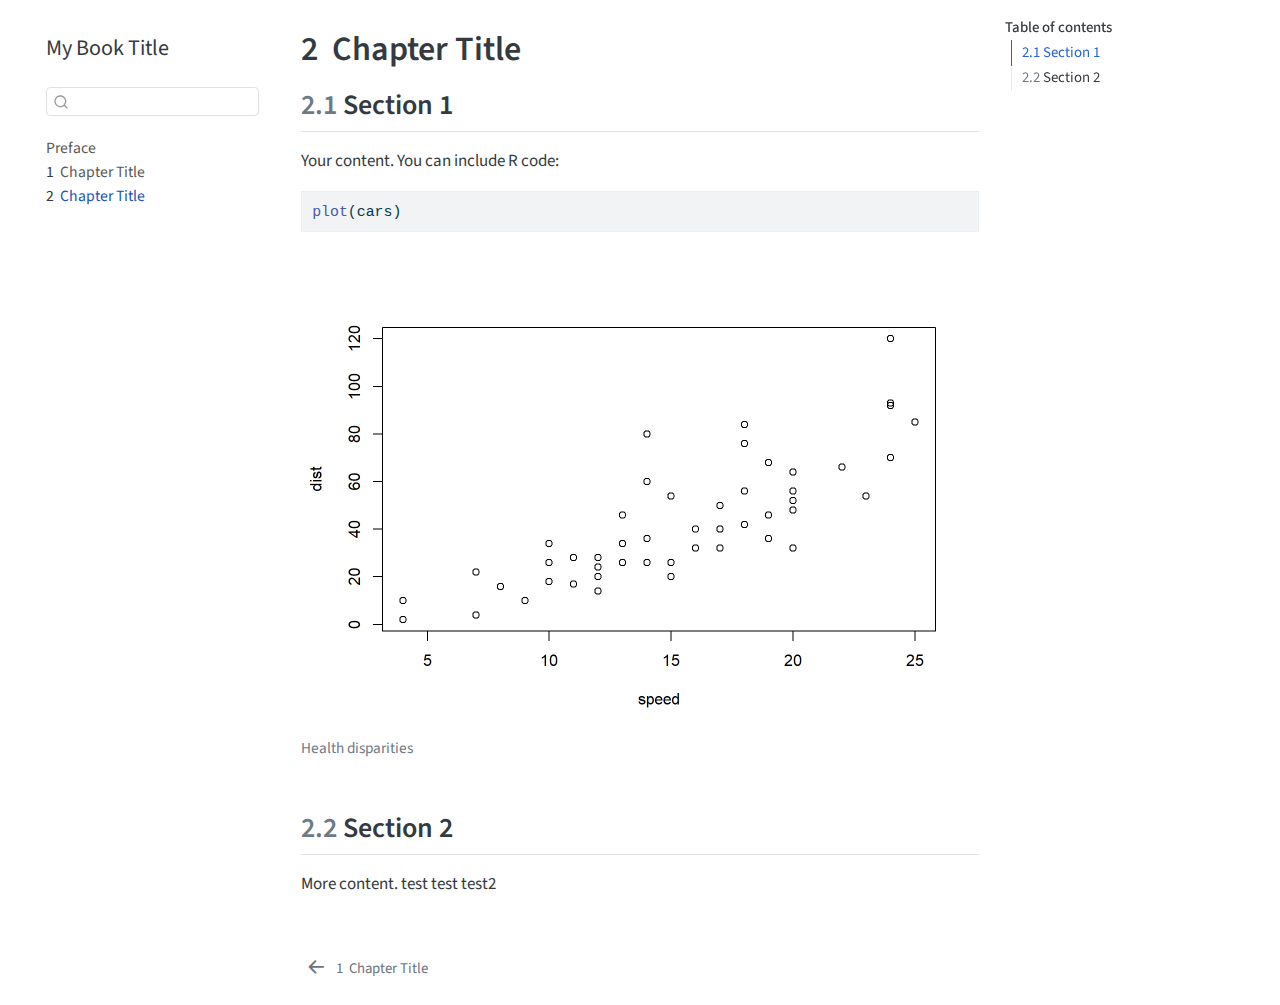
<file: docs/02_chapter.html>
<!DOCTYPE html>
<html xmlns="http://www.w3.org/1999/xhtml" lang="en" xml:lang="en"><head>

<meta charset="utf-8">
<meta name="generator" content="quarto-1.6.42">

<meta name="viewport" content="width=device-width, initial-scale=1.0, user-scalable=yes">


<title>2&nbsp; Chapter Title – My Book Title</title>
<style>
code{white-space: pre-wrap;}
span.smallcaps{font-variant: small-caps;}
div.columns{display: flex; gap: min(4vw, 1.5em);}
div.column{flex: auto; overflow-x: auto;}
div.hanging-indent{margin-left: 1.5em; text-indent: -1.5em;}
ul.task-list{list-style: none;}
ul.task-list li input[type="checkbox"] {
  width: 0.8em;
  margin: 0 0.8em 0.2em -1em; /* quarto-specific, see https://github.com/quarto-dev/quarto-cli/issues/4556 */ 
  vertical-align: middle;
}
/* CSS for syntax highlighting */
pre > code.sourceCode { white-space: pre; position: relative; }
pre > code.sourceCode > span { line-height: 1.25; }
pre > code.sourceCode > span:empty { height: 1.2em; }
.sourceCode { overflow: visible; }
code.sourceCode > span { color: inherit; text-decoration: inherit; }
div.sourceCode { margin: 1em 0; }
pre.sourceCode { margin: 0; }
@media screen {
div.sourceCode { overflow: auto; }
}
@media print {
pre > code.sourceCode { white-space: pre-wrap; }
pre > code.sourceCode > span { display: inline-block; text-indent: -5em; padding-left: 5em; }
}
pre.numberSource code
  { counter-reset: source-line 0; }
pre.numberSource code > span
  { position: relative; left: -4em; counter-increment: source-line; }
pre.numberSource code > span > a:first-child::before
  { content: counter(source-line);
    position: relative; left: -1em; text-align: right; vertical-align: baseline;
    border: none; display: inline-block;
    -webkit-touch-callout: none; -webkit-user-select: none;
    -khtml-user-select: none; -moz-user-select: none;
    -ms-user-select: none; user-select: none;
    padding: 0 4px; width: 4em;
  }
pre.numberSource { margin-left: 3em;  padding-left: 4px; }
div.sourceCode
  {   }
@media screen {
pre > code.sourceCode > span > a:first-child::before { text-decoration: underline; }
}
</style>


<script src="site_libs/quarto-nav/quarto-nav.js"></script>
<script src="site_libs/quarto-nav/headroom.min.js"></script>
<script src="site_libs/clipboard/clipboard.min.js"></script>
<script src="site_libs/quarto-search/autocomplete.umd.js"></script>
<script src="site_libs/quarto-search/fuse.min.js"></script>
<script src="site_libs/quarto-search/quarto-search.js"></script>
<meta name="quarto:offset" content="./">
<link href="./01_chapter.html" rel="prev">
<script src="site_libs/quarto-html/quarto.js"></script>
<script src="site_libs/quarto-html/popper.min.js"></script>
<script src="site_libs/quarto-html/tippy.umd.min.js"></script>
<script src="site_libs/quarto-html/anchor.min.js"></script>
<link href="site_libs/quarto-html/tippy.css" rel="stylesheet">
<link href="site_libs/quarto-html/quarto-syntax-highlighting-2f5df379a58b258e96c21c0638c20c03.css" rel="stylesheet" id="quarto-text-highlighting-styles">
<script src="site_libs/bootstrap/bootstrap.min.js"></script>
<link href="site_libs/bootstrap/bootstrap-icons.css" rel="stylesheet">
<link href="site_libs/bootstrap/bootstrap-8da5b4427184b79ecddefad3d342027e.min.css" rel="stylesheet" append-hash="true" id="quarto-bootstrap" data-mode="light">
<script id="quarto-search-options" type="application/json">{
  "location": "sidebar",
  "copy-button": false,
  "collapse-after": 3,
  "panel-placement": "start",
  "type": "textbox",
  "limit": 50,
  "keyboard-shortcut": [
    "f",
    "/",
    "s"
  ],
  "show-item-context": false,
  "language": {
    "search-no-results-text": "No results",
    "search-matching-documents-text": "matching documents",
    "search-copy-link-title": "Copy link to search",
    "search-hide-matches-text": "Hide additional matches",
    "search-more-match-text": "more match in this document",
    "search-more-matches-text": "more matches in this document",
    "search-clear-button-title": "Clear",
    "search-text-placeholder": "",
    "search-detached-cancel-button-title": "Cancel",
    "search-submit-button-title": "Submit",
    "search-label": "Search"
  }
}</script>


</head>

<body class="nav-sidebar floating">

<div id="quarto-search-results"></div>
  <header id="quarto-header" class="headroom fixed-top">
  <nav class="quarto-secondary-nav">
    <div class="container-fluid d-flex">
      <button type="button" class="quarto-btn-toggle btn" data-bs-toggle="collapse" role="button" data-bs-target=".quarto-sidebar-collapse-item" aria-controls="quarto-sidebar" aria-expanded="false" aria-label="Toggle sidebar navigation" onclick="if (window.quartoToggleHeadroom) { window.quartoToggleHeadroom(); }">
        <i class="bi bi-layout-text-sidebar-reverse"></i>
      </button>
        <nav class="quarto-page-breadcrumbs" aria-label="breadcrumb"><ol class="breadcrumb"><li class="breadcrumb-item"><a href="./02_chapter.html"><span class="chapter-number">2</span>&nbsp; <span class="chapter-title">Chapter Title</span></a></li></ol></nav>
        <a class="flex-grow-1" role="navigation" data-bs-toggle="collapse" data-bs-target=".quarto-sidebar-collapse-item" aria-controls="quarto-sidebar" aria-expanded="false" aria-label="Toggle sidebar navigation" onclick="if (window.quartoToggleHeadroom) { window.quartoToggleHeadroom(); }">      
        </a>
      <button type="button" class="btn quarto-search-button" aria-label="Search" onclick="window.quartoOpenSearch();">
        <i class="bi bi-search"></i>
      </button>
    </div>
  </nav>
</header>
<!-- content -->
<div id="quarto-content" class="quarto-container page-columns page-rows-contents page-layout-article">
<!-- sidebar -->
  <nav id="quarto-sidebar" class="sidebar collapse collapse-horizontal quarto-sidebar-collapse-item sidebar-navigation floating overflow-auto">
    <div class="pt-lg-2 mt-2 text-left sidebar-header">
    <div class="sidebar-title mb-0 py-0">
      <a href="./">My Book Title</a> 
    </div>
      </div>
        <div class="mt-2 flex-shrink-0 align-items-center">
        <div class="sidebar-search">
        <div id="quarto-search" class="" title="Search"></div>
        </div>
        </div>
    <div class="sidebar-menu-container"> 
    <ul class="list-unstyled mt-1">
        <li class="sidebar-item">
  <div class="sidebar-item-container"> 
  <a href="./index.html" class="sidebar-item-text sidebar-link">
 <span class="menu-text">Preface</span></a>
  </div>
</li>
        <li class="sidebar-item">
  <div class="sidebar-item-container"> 
  <a href="./01_chapter.html" class="sidebar-item-text sidebar-link">
 <span class="menu-text"><span class="chapter-number">1</span>&nbsp; <span class="chapter-title">Chapter Title</span></span></a>
  </div>
</li>
        <li class="sidebar-item">
  <div class="sidebar-item-container"> 
  <a href="./02_chapter.html" class="sidebar-item-text sidebar-link active">
 <span class="menu-text"><span class="chapter-number">2</span>&nbsp; <span class="chapter-title">Chapter Title</span></span></a>
  </div>
</li>
    </ul>
    </div>
</nav>
<div id="quarto-sidebar-glass" class="quarto-sidebar-collapse-item" data-bs-toggle="collapse" data-bs-target=".quarto-sidebar-collapse-item"></div>
<!-- margin-sidebar -->
    <div id="quarto-margin-sidebar" class="sidebar margin-sidebar">
        <nav id="TOC" role="doc-toc" class="toc-active">
    <h2 id="toc-title">Table of contents</h2>
   
  <ul>
  <li><a href="#section-1" id="toc-section-1" class="nav-link active" data-scroll-target="#section-1"><span class="header-section-number">2.1</span> Section 1</a></li>
  <li><a href="#section-2" id="toc-section-2" class="nav-link" data-scroll-target="#section-2"><span class="header-section-number">2.2</span> Section 2</a></li>
  </ul>
</nav>
    </div>
<!-- main -->
<main class="content" id="quarto-document-content">

<header id="title-block-header" class="quarto-title-block default">
<div class="quarto-title">
<h1 class="title"><span class="chapter-number">2</span>&nbsp; <span class="chapter-title">Chapter Title</span></h1>
</div>



<div class="quarto-title-meta">

    
  
    
  </div>
  


</header>


<section id="section-1" class="level2" data-number="2.1">
<h2 data-number="2.1" class="anchored" data-anchor-id="section-1"><span class="header-section-number">2.1</span> Section 1</h2>
<p>Your content. You can include R code:</p>
<div class="cell">
<div class="sourceCode cell-code" id="cb1"><pre class="sourceCode r code-with-copy"><code class="sourceCode r"><span id="cb1-1"><a href="#cb1-1" aria-hidden="true" tabindex="-1"></a><span class="fu">plot</span>(cars)</span></code><button title="Copy to Clipboard" class="code-copy-button"><i class="bi"></i></button></pre></div>
<div class="cell-output-display">
<div class="quarto-figure quarto-figure-center">
<figure class="figure">
<p><img src="02_chapter_files/figure-html/plot-example-1.png" class="img-fluid figure-img" width="672"></p>
<figcaption>Health disparities</figcaption>
</figure>
</div>
</div>
</div>
</section>
<section id="section-2" class="level2" data-number="2.2">
<h2 data-number="2.2" class="anchored" data-anchor-id="section-2"><span class="header-section-number">2.2</span> Section 2</h2>
<p>More content. test test test2</p>


</section>

</main> <!-- /main -->
<script id="quarto-html-after-body" type="application/javascript">
window.document.addEventListener("DOMContentLoaded", function (event) {
  const toggleBodyColorMode = (bsSheetEl) => {
    const mode = bsSheetEl.getAttribute("data-mode");
    const bodyEl = window.document.querySelector("body");
    if (mode === "dark") {
      bodyEl.classList.add("quarto-dark");
      bodyEl.classList.remove("quarto-light");
    } else {
      bodyEl.classList.add("quarto-light");
      bodyEl.classList.remove("quarto-dark");
    }
  }
  const toggleBodyColorPrimary = () => {
    const bsSheetEl = window.document.querySelector("link#quarto-bootstrap");
    if (bsSheetEl) {
      toggleBodyColorMode(bsSheetEl);
    }
  }
  toggleBodyColorPrimary();  
  const icon = "";
  const anchorJS = new window.AnchorJS();
  anchorJS.options = {
    placement: 'right',
    icon: icon
  };
  anchorJS.add('.anchored');
  const isCodeAnnotation = (el) => {
    for (const clz of el.classList) {
      if (clz.startsWith('code-annotation-')) {                     
        return true;
      }
    }
    return false;
  }
  const onCopySuccess = function(e) {
    // button target
    const button = e.trigger;
    // don't keep focus
    button.blur();
    // flash "checked"
    button.classList.add('code-copy-button-checked');
    var currentTitle = button.getAttribute("title");
    button.setAttribute("title", "Copied!");
    let tooltip;
    if (window.bootstrap) {
      button.setAttribute("data-bs-toggle", "tooltip");
      button.setAttribute("data-bs-placement", "left");
      button.setAttribute("data-bs-title", "Copied!");
      tooltip = new bootstrap.Tooltip(button, 
        { trigger: "manual", 
          customClass: "code-copy-button-tooltip",
          offset: [0, -8]});
      tooltip.show();    
    }
    setTimeout(function() {
      if (tooltip) {
        tooltip.hide();
        button.removeAttribute("data-bs-title");
        button.removeAttribute("data-bs-toggle");
        button.removeAttribute("data-bs-placement");
      }
      button.setAttribute("title", currentTitle);
      button.classList.remove('code-copy-button-checked');
    }, 1000);
    // clear code selection
    e.clearSelection();
  }
  const getTextToCopy = function(trigger) {
      const codeEl = trigger.previousElementSibling.cloneNode(true);
      for (const childEl of codeEl.children) {
        if (isCodeAnnotation(childEl)) {
          childEl.remove();
        }
      }
      return codeEl.innerText;
  }
  const clipboard = new window.ClipboardJS('.code-copy-button:not([data-in-quarto-modal])', {
    text: getTextToCopy
  });
  clipboard.on('success', onCopySuccess);
  if (window.document.getElementById('quarto-embedded-source-code-modal')) {
    const clipboardModal = new window.ClipboardJS('.code-copy-button[data-in-quarto-modal]', {
      text: getTextToCopy,
      container: window.document.getElementById('quarto-embedded-source-code-modal')
    });
    clipboardModal.on('success', onCopySuccess);
  }
    var localhostRegex = new RegExp(/^(?:http|https):\/\/localhost\:?[0-9]*\//);
    var mailtoRegex = new RegExp(/^mailto:/);
      var filterRegex = new RegExp('/' + window.location.host + '/');
    var isInternal = (href) => {
        return filterRegex.test(href) || localhostRegex.test(href) || mailtoRegex.test(href);
    }
    // Inspect non-navigation links and adorn them if external
 	var links = window.document.querySelectorAll('a[href]:not(.nav-link):not(.navbar-brand):not(.toc-action):not(.sidebar-link):not(.sidebar-item-toggle):not(.pagination-link):not(.no-external):not([aria-hidden]):not(.dropdown-item):not(.quarto-navigation-tool):not(.about-link)');
    for (var i=0; i<links.length; i++) {
      const link = links[i];
      if (!isInternal(link.href)) {
        // undo the damage that might have been done by quarto-nav.js in the case of
        // links that we want to consider external
        if (link.dataset.originalHref !== undefined) {
          link.href = link.dataset.originalHref;
        }
      }
    }
  function tippyHover(el, contentFn, onTriggerFn, onUntriggerFn) {
    const config = {
      allowHTML: true,
      maxWidth: 500,
      delay: 100,
      arrow: false,
      appendTo: function(el) {
          return el.parentElement;
      },
      interactive: true,
      interactiveBorder: 10,
      theme: 'quarto',
      placement: 'bottom-start',
    };
    if (contentFn) {
      config.content = contentFn;
    }
    if (onTriggerFn) {
      config.onTrigger = onTriggerFn;
    }
    if (onUntriggerFn) {
      config.onUntrigger = onUntriggerFn;
    }
    window.tippy(el, config); 
  }
  const noterefs = window.document.querySelectorAll('a[role="doc-noteref"]');
  for (var i=0; i<noterefs.length; i++) {
    const ref = noterefs[i];
    tippyHover(ref, function() {
      // use id or data attribute instead here
      let href = ref.getAttribute('data-footnote-href') || ref.getAttribute('href');
      try { href = new URL(href).hash; } catch {}
      const id = href.replace(/^#\/?/, "");
      const note = window.document.getElementById(id);
      if (note) {
        return note.innerHTML;
      } else {
        return "";
      }
    });
  }
  const xrefs = window.document.querySelectorAll('a.quarto-xref');
  const processXRef = (id, note) => {
    // Strip column container classes
    const stripColumnClz = (el) => {
      el.classList.remove("page-full", "page-columns");
      if (el.children) {
        for (const child of el.children) {
          stripColumnClz(child);
        }
      }
    }
    stripColumnClz(note)
    if (id === null || id.startsWith('sec-')) {
      // Special case sections, only their first couple elements
      const container = document.createElement("div");
      if (note.children && note.children.length > 2) {
        container.appendChild(note.children[0].cloneNode(true));
        for (let i = 1; i < note.children.length; i++) {
          const child = note.children[i];
          if (child.tagName === "P" && child.innerText === "") {
            continue;
          } else {
            container.appendChild(child.cloneNode(true));
            break;
          }
        }
        if (window.Quarto?.typesetMath) {
          window.Quarto.typesetMath(container);
        }
        return container.innerHTML
      } else {
        if (window.Quarto?.typesetMath) {
          window.Quarto.typesetMath(note);
        }
        return note.innerHTML;
      }
    } else {
      // Remove any anchor links if they are present
      const anchorLink = note.querySelector('a.anchorjs-link');
      if (anchorLink) {
        anchorLink.remove();
      }
      if (window.Quarto?.typesetMath) {
        window.Quarto.typesetMath(note);
      }
      if (note.classList.contains("callout")) {
        return note.outerHTML;
      } else {
        return note.innerHTML;
      }
    }
  }
  for (var i=0; i<xrefs.length; i++) {
    const xref = xrefs[i];
    tippyHover(xref, undefined, function(instance) {
      instance.disable();
      let url = xref.getAttribute('href');
      let hash = undefined; 
      if (url.startsWith('#')) {
        hash = url;
      } else {
        try { hash = new URL(url).hash; } catch {}
      }
      if (hash) {
        const id = hash.replace(/^#\/?/, "");
        const note = window.document.getElementById(id);
        if (note !== null) {
          try {
            const html = processXRef(id, note.cloneNode(true));
            instance.setContent(html);
          } finally {
            instance.enable();
            instance.show();
          }
        } else {
          // See if we can fetch this
          fetch(url.split('#')[0])
          .then(res => res.text())
          .then(html => {
            const parser = new DOMParser();
            const htmlDoc = parser.parseFromString(html, "text/html");
            const note = htmlDoc.getElementById(id);
            if (note !== null) {
              const html = processXRef(id, note);
              instance.setContent(html);
            } 
          }).finally(() => {
            instance.enable();
            instance.show();
          });
        }
      } else {
        // See if we can fetch a full url (with no hash to target)
        // This is a special case and we should probably do some content thinning / targeting
        fetch(url)
        .then(res => res.text())
        .then(html => {
          const parser = new DOMParser();
          const htmlDoc = parser.parseFromString(html, "text/html");
          const note = htmlDoc.querySelector('main.content');
          if (note !== null) {
            // This should only happen for chapter cross references
            // (since there is no id in the URL)
            // remove the first header
            if (note.children.length > 0 && note.children[0].tagName === "HEADER") {
              note.children[0].remove();
            }
            const html = processXRef(null, note);
            instance.setContent(html);
          } 
        }).finally(() => {
          instance.enable();
          instance.show();
        });
      }
    }, function(instance) {
    });
  }
      let selectedAnnoteEl;
      const selectorForAnnotation = ( cell, annotation) => {
        let cellAttr = 'data-code-cell="' + cell + '"';
        let lineAttr = 'data-code-annotation="' +  annotation + '"';
        const selector = 'span[' + cellAttr + '][' + lineAttr + ']';
        return selector;
      }
      const selectCodeLines = (annoteEl) => {
        const doc = window.document;
        const targetCell = annoteEl.getAttribute("data-target-cell");
        const targetAnnotation = annoteEl.getAttribute("data-target-annotation");
        const annoteSpan = window.document.querySelector(selectorForAnnotation(targetCell, targetAnnotation));
        const lines = annoteSpan.getAttribute("data-code-lines").split(",");
        const lineIds = lines.map((line) => {
          return targetCell + "-" + line;
        })
        let top = null;
        let height = null;
        let parent = null;
        if (lineIds.length > 0) {
            //compute the position of the single el (top and bottom and make a div)
            const el = window.document.getElementById(lineIds[0]);
            top = el.offsetTop;
            height = el.offsetHeight;
            parent = el.parentElement.parentElement;
          if (lineIds.length > 1) {
            const lastEl = window.document.getElementById(lineIds[lineIds.length - 1]);
            const bottom = lastEl.offsetTop + lastEl.offsetHeight;
            height = bottom - top;
          }
          if (top !== null && height !== null && parent !== null) {
            // cook up a div (if necessary) and position it 
            let div = window.document.getElementById("code-annotation-line-highlight");
            if (div === null) {
              div = window.document.createElement("div");
              div.setAttribute("id", "code-annotation-line-highlight");
              div.style.position = 'absolute';
              parent.appendChild(div);
            }
            div.style.top = top - 2 + "px";
            div.style.height = height + 4 + "px";
            div.style.left = 0;
            let gutterDiv = window.document.getElementById("code-annotation-line-highlight-gutter");
            if (gutterDiv === null) {
              gutterDiv = window.document.createElement("div");
              gutterDiv.setAttribute("id", "code-annotation-line-highlight-gutter");
              gutterDiv.style.position = 'absolute';
              const codeCell = window.document.getElementById(targetCell);
              const gutter = codeCell.querySelector('.code-annotation-gutter');
              gutter.appendChild(gutterDiv);
            }
            gutterDiv.style.top = top - 2 + "px";
            gutterDiv.style.height = height + 4 + "px";
          }
          selectedAnnoteEl = annoteEl;
        }
      };
      const unselectCodeLines = () => {
        const elementsIds = ["code-annotation-line-highlight", "code-annotation-line-highlight-gutter"];
        elementsIds.forEach((elId) => {
          const div = window.document.getElementById(elId);
          if (div) {
            div.remove();
          }
        });
        selectedAnnoteEl = undefined;
      };
        // Handle positioning of the toggle
    window.addEventListener(
      "resize",
      throttle(() => {
        elRect = undefined;
        if (selectedAnnoteEl) {
          selectCodeLines(selectedAnnoteEl);
        }
      }, 10)
    );
    function throttle(fn, ms) {
    let throttle = false;
    let timer;
      return (...args) => {
        if(!throttle) { // first call gets through
            fn.apply(this, args);
            throttle = true;
        } else { // all the others get throttled
            if(timer) clearTimeout(timer); // cancel #2
            timer = setTimeout(() => {
              fn.apply(this, args);
              timer = throttle = false;
            }, ms);
        }
      };
    }
      // Attach click handler to the DT
      const annoteDls = window.document.querySelectorAll('dt[data-target-cell]');
      for (const annoteDlNode of annoteDls) {
        annoteDlNode.addEventListener('click', (event) => {
          const clickedEl = event.target;
          if (clickedEl !== selectedAnnoteEl) {
            unselectCodeLines();
            const activeEl = window.document.querySelector('dt[data-target-cell].code-annotation-active');
            if (activeEl) {
              activeEl.classList.remove('code-annotation-active');
            }
            selectCodeLines(clickedEl);
            clickedEl.classList.add('code-annotation-active');
          } else {
            // Unselect the line
            unselectCodeLines();
            clickedEl.classList.remove('code-annotation-active');
          }
        });
      }
  const findCites = (el) => {
    const parentEl = el.parentElement;
    if (parentEl) {
      const cites = parentEl.dataset.cites;
      if (cites) {
        return {
          el,
          cites: cites.split(' ')
        };
      } else {
        return findCites(el.parentElement)
      }
    } else {
      return undefined;
    }
  };
  var bibliorefs = window.document.querySelectorAll('a[role="doc-biblioref"]');
  for (var i=0; i<bibliorefs.length; i++) {
    const ref = bibliorefs[i];
    const citeInfo = findCites(ref);
    if (citeInfo) {
      tippyHover(citeInfo.el, function() {
        var popup = window.document.createElement('div');
        citeInfo.cites.forEach(function(cite) {
          var citeDiv = window.document.createElement('div');
          citeDiv.classList.add('hanging-indent');
          citeDiv.classList.add('csl-entry');
          var biblioDiv = window.document.getElementById('ref-' + cite);
          if (biblioDiv) {
            citeDiv.innerHTML = biblioDiv.innerHTML;
          }
          popup.appendChild(citeDiv);
        });
        return popup.innerHTML;
      });
    }
  }
});
</script>
<nav class="page-navigation">
  <div class="nav-page nav-page-previous">
      <a href="./01_chapter.html" class="pagination-link" aria-label="Chapter Title">
        <i class="bi bi-arrow-left-short"></i> <span class="nav-page-text"><span class="chapter-number">1</span>&nbsp; <span class="chapter-title">Chapter Title</span></span>
      </a>          
  </div>
  <div class="nav-page nav-page-next">
  </div>
</nav>
</div> <!-- /content -->




</body></html>
</file>
<file: _book/site_libs/quarto-html/tippy.css>
.tippy-box[data-animation=fade][data-state=hidden]{opacity:0}[data-tippy-root]{max-width:calc(100vw - 10px)}.tippy-box{position:relative;background-color:#333;color:#fff;border-radius:4px;font-size:14px;line-height:1.4;white-space:normal;outline:0;transition-property:transform,visibility,opacity}.tippy-box[data-placement^=top]>.tippy-arrow{bottom:0}.tippy-box[data-placement^=top]>.tippy-arrow:before{bottom:-7px;left:0;border-width:8px 8px 0;border-top-color:initial;transform-origin:center top}.tippy-box[data-placement^=bottom]>.tippy-arrow{top:0}.tippy-box[data-placement^=bottom]>.tippy-arrow:before{top:-7px;left:0;border-width:0 8px 8px;border-bottom-color:initial;transform-origin:center bottom}.tippy-box[data-placement^=left]>.tippy-arrow{right:0}.tippy-box[data-placement^=left]>.tippy-arrow:before{border-width:8px 0 8px 8px;border-left-color:initial;right:-7px;transform-origin:center left}.tippy-box[data-placement^=right]>.tippy-arrow{left:0}.tippy-box[data-placement^=right]>.tippy-arrow:before{left:-7px;border-width:8px 8px 8px 0;border-right-color:initial;transform-origin:center right}.tippy-box[data-inertia][data-state=visible]{transition-timing-function:cubic-bezier(.54,1.5,.38,1.11)}.tippy-arrow{width:16px;height:16px;color:#333}.tippy-arrow:before{content:"";position:absolute;border-color:transparent;border-style:solid}.tippy-content{position:relative;padding:5px 9px;z-index:1}
</file>
<file: _book/site_libs/quarto-html/quarto-syntax-highlighting-2f5df379a58b258e96c21c0638c20c03.css>
/* quarto syntax highlight colors */
:root {
  --quarto-hl-ot-color: #003B4F;
  --quarto-hl-at-color: #657422;
  --quarto-hl-ss-color: #20794D;
  --quarto-hl-an-color: #5E5E5E;
  --quarto-hl-fu-color: #4758AB;
  --quarto-hl-st-color: #20794D;
  --quarto-hl-cf-color: #003B4F;
  --quarto-hl-op-color: #5E5E5E;
  --quarto-hl-er-color: #AD0000;
  --quarto-hl-bn-color: #AD0000;
  --quarto-hl-al-color: #AD0000;
  --quarto-hl-va-color: #111111;
  --quarto-hl-bu-color: inherit;
  --quarto-hl-ex-color: inherit;
  --quarto-hl-pp-color: #AD0000;
  --quarto-hl-in-color: #5E5E5E;
  --quarto-hl-vs-color: #20794D;
  --quarto-hl-wa-color: #5E5E5E;
  --quarto-hl-do-color: #5E5E5E;
  --quarto-hl-im-color: #00769E;
  --quarto-hl-ch-color: #20794D;
  --quarto-hl-dt-color: #AD0000;
  --quarto-hl-fl-color: #AD0000;
  --quarto-hl-co-color: #5E5E5E;
  --quarto-hl-cv-color: #5E5E5E;
  --quarto-hl-cn-color: #8f5902;
  --quarto-hl-sc-color: #5E5E5E;
  --quarto-hl-dv-color: #AD0000;
  --quarto-hl-kw-color: #003B4F;
}

/* other quarto variables */
:root {
  --quarto-font-monospace: SFMono-Regular, Menlo, Monaco, Consolas, "Liberation Mono", "Courier New", monospace;
}

pre > code.sourceCode > span {
  color: #003B4F;
}

code span {
  color: #003B4F;
}

code.sourceCode > span {
  color: #003B4F;
}

div.sourceCode,
div.sourceCode pre.sourceCode {
  color: #003B4F;
}

code span.ot {
  color: #003B4F;
  font-style: inherit;
}

code span.at {
  color: #657422;
  font-style: inherit;
}

code span.ss {
  color: #20794D;
  font-style: inherit;
}

code span.an {
  color: #5E5E5E;
  font-style: inherit;
}

code span.fu {
  color: #4758AB;
  font-style: inherit;
}

code span.st {
  color: #20794D;
  font-style: inherit;
}

code span.cf {
  color: #003B4F;
  font-weight: bold;
  font-style: inherit;
}

code span.op {
  color: #5E5E5E;
  font-style: inherit;
}

code span.er {
  color: #AD0000;
  font-style: inherit;
}

code span.bn {
  color: #AD0000;
  font-style: inherit;
}

code span.al {
  color: #AD0000;
  font-style: inherit;
}

code span.va {
  color: #111111;
  font-style: inherit;
}

code span.bu {
  font-style: inherit;
}

code span.ex {
  font-style: inherit;
}

code span.pp {
  color: #AD0000;
  font-style: inherit;
}

code span.in {
  color: #5E5E5E;
  font-style: inherit;
}

code span.vs {
  color: #20794D;
  font-style: inherit;
}

code span.wa {
  color: #5E5E5E;
  font-style: italic;
}

code span.do {
  color: #5E5E5E;
  font-style: italic;
}

code span.im {
  color: #00769E;
  font-style: inherit;
}

code span.ch {
  color: #20794D;
  font-style: inherit;
}

code span.dt {
  color: #AD0000;
  font-style: inherit;
}

code span.fl {
  color: #AD0000;
  font-style: inherit;
}

code span.co {
  color: #5E5E5E;
  font-style: inherit;
}

code span.cv {
  color: #5E5E5E;
  font-style: italic;
}

code span.cn {
  color: #8f5902;
  font-style: inherit;
}

code span.sc {
  color: #5E5E5E;
  font-style: inherit;
}

code span.dv {
  color: #AD0000;
  font-style: inherit;
}

code span.kw {
  color: #003B4F;
  font-weight: bold;
  font-style: inherit;
}

.prevent-inlining {
  content: "</";
}

/*# sourceMappingURL=35eb38a806ee71ea6d2563be2308c832.css.map */
</file>
<file: docs/site_libs/quarto-html/tippy.css>
.tippy-box[data-animation=fade][data-state=hidden]{opacity:0}[data-tippy-root]{max-width:calc(100vw - 10px)}.tippy-box{position:relative;background-color:#333;color:#fff;border-radius:4px;font-size:14px;line-height:1.4;white-space:normal;outline:0;transition-property:transform,visibility,opacity}.tippy-box[data-placement^=top]>.tippy-arrow{bottom:0}.tippy-box[data-placement^=top]>.tippy-arrow:before{bottom:-7px;left:0;border-width:8px 8px 0;border-top-color:initial;transform-origin:center top}.tippy-box[data-placement^=bottom]>.tippy-arrow{top:0}.tippy-box[data-placement^=bottom]>.tippy-arrow:before{top:-7px;left:0;border-width:0 8px 8px;border-bottom-color:initial;transform-origin:center bottom}.tippy-box[data-placement^=left]>.tippy-arrow{right:0}.tippy-box[data-placement^=left]>.tippy-arrow:before{border-width:8px 0 8px 8px;border-left-color:initial;right:-7px;transform-origin:center left}.tippy-box[data-placement^=right]>.tippy-arrow{left:0}.tippy-box[data-placement^=right]>.tippy-arrow:before{left:-7px;border-width:8px 8px 8px 0;border-right-color:initial;transform-origin:center right}.tippy-box[data-inertia][data-state=visible]{transition-timing-function:cubic-bezier(.54,1.5,.38,1.11)}.tippy-arrow{width:16px;height:16px;color:#333}.tippy-arrow:before{content:"";position:absolute;border-color:transparent;border-style:solid}.tippy-content{position:relative;padding:5px 9px;z-index:1}
</file>
<file: docs/site_libs/quarto-html/quarto-syntax-highlighting-2f5df379a58b258e96c21c0638c20c03.css>
/* quarto syntax highlight colors */
:root {
  --quarto-hl-ot-color: #003B4F;
  --quarto-hl-at-color: #657422;
  --quarto-hl-ss-color: #20794D;
  --quarto-hl-an-color: #5E5E5E;
  --quarto-hl-fu-color: #4758AB;
  --quarto-hl-st-color: #20794D;
  --quarto-hl-cf-color: #003B4F;
  --quarto-hl-op-color: #5E5E5E;
  --quarto-hl-er-color: #AD0000;
  --quarto-hl-bn-color: #AD0000;
  --quarto-hl-al-color: #AD0000;
  --quarto-hl-va-color: #111111;
  --quarto-hl-bu-color: inherit;
  --quarto-hl-ex-color: inherit;
  --quarto-hl-pp-color: #AD0000;
  --quarto-hl-in-color: #5E5E5E;
  --quarto-hl-vs-color: #20794D;
  --quarto-hl-wa-color: #5E5E5E;
  --quarto-hl-do-color: #5E5E5E;
  --quarto-hl-im-color: #00769E;
  --quarto-hl-ch-color: #20794D;
  --quarto-hl-dt-color: #AD0000;
  --quarto-hl-fl-color: #AD0000;
  --quarto-hl-co-color: #5E5E5E;
  --quarto-hl-cv-color: #5E5E5E;
  --quarto-hl-cn-color: #8f5902;
  --quarto-hl-sc-color: #5E5E5E;
  --quarto-hl-dv-color: #AD0000;
  --quarto-hl-kw-color: #003B4F;
}

/* other quarto variables */
:root {
  --quarto-font-monospace: SFMono-Regular, Menlo, Monaco, Consolas, "Liberation Mono", "Courier New", monospace;
}

pre > code.sourceCode > span {
  color: #003B4F;
}

code span {
  color: #003B4F;
}

code.sourceCode > span {
  color: #003B4F;
}

div.sourceCode,
div.sourceCode pre.sourceCode {
  color: #003B4F;
}

code span.ot {
  color: #003B4F;
  font-style: inherit;
}

code span.at {
  color: #657422;
  font-style: inherit;
}

code span.ss {
  color: #20794D;
  font-style: inherit;
}

code span.an {
  color: #5E5E5E;
  font-style: inherit;
}

code span.fu {
  color: #4758AB;
  font-style: inherit;
}

code span.st {
  color: #20794D;
  font-style: inherit;
}

code span.cf {
  color: #003B4F;
  font-weight: bold;
  font-style: inherit;
}

code span.op {
  color: #5E5E5E;
  font-style: inherit;
}

code span.er {
  color: #AD0000;
  font-style: inherit;
}

code span.bn {
  color: #AD0000;
  font-style: inherit;
}

code span.al {
  color: #AD0000;
  font-style: inherit;
}

code span.va {
  color: #111111;
  font-style: inherit;
}

code span.bu {
  font-style: inherit;
}

code span.ex {
  font-style: inherit;
}

code span.pp {
  color: #AD0000;
  font-style: inherit;
}

code span.in {
  color: #5E5E5E;
  font-style: inherit;
}

code span.vs {
  color: #20794D;
  font-style: inherit;
}

code span.wa {
  color: #5E5E5E;
  font-style: italic;
}

code span.do {
  color: #5E5E5E;
  font-style: italic;
}

code span.im {
  color: #00769E;
  font-style: inherit;
}

code span.ch {
  color: #20794D;
  font-style: inherit;
}

code span.dt {
  color: #AD0000;
  font-style: inherit;
}

code span.fl {
  color: #AD0000;
  font-style: inherit;
}

code span.co {
  color: #5E5E5E;
  font-style: inherit;
}

code span.cv {
  color: #5E5E5E;
  font-style: italic;
}

code span.cn {
  color: #8f5902;
  font-style: inherit;
}

code span.sc {
  color: #5E5E5E;
  font-style: inherit;
}

code span.dv {
  color: #AD0000;
  font-style: inherit;
}

code span.kw {
  color: #003B4F;
  font-weight: bold;
  font-style: inherit;
}

.prevent-inlining {
  content: "</";
}

/*# sourceMappingURL=35eb38a806ee71ea6d2563be2308c832.css.map */
</file>
<file: docs/site_libs/quarto-html/light-border.css>
.tippy-box[data-theme~=light-border]{background-color:#fff;background-clip:padding-box;border:1px solid rgba(0,8,16,.15);color:#333;box-shadow:0 4px 14px -2px rgba(0,8,16,.08)}.tippy-box[data-theme~=light-border]>.tippy-backdrop{background-color:#fff}.tippy-box[data-theme~=light-border]>.tippy-arrow:after,.tippy-box[data-theme~=light-border]>.tippy-svg-arrow:after{content:"";position:absolute;z-index:-1}.tippy-box[data-theme~=light-border]>.tippy-arrow:after{border-color:transparent;border-style:solid}.tippy-box[data-theme~=light-border][data-placement^=top]>.tippy-arrow:before{border-top-color:#fff}.tippy-box[data-theme~=light-border][data-placement^=top]>.tippy-arrow:after{border-top-color:rgba(0,8,16,.2);border-width:7px 7px 0;top:17px;left:1px}.tippy-box[data-theme~=light-border][data-placement^=top]>.tippy-svg-arrow>svg{top:16px}.tippy-box[data-theme~=light-border][data-placement^=top]>.tippy-svg-arrow:after{top:17px}.tippy-box[data-theme~=light-border][data-placement^=bottom]>.tippy-arrow:before{border-bottom-color:#fff;bottom:16px}.tippy-box[data-theme~=light-border][data-placement^=bottom]>.tippy-arrow:after{border-bottom-color:rgba(0,8,16,.2);border-width:0 7px 7px;bottom:17px;left:1px}.tippy-box[data-theme~=light-border][data-placement^=bottom]>.tippy-svg-arrow>svg{bottom:16px}.tippy-box[data-theme~=light-border][data-placement^=bottom]>.tippy-svg-arrow:after{bottom:17px}.tippy-box[data-theme~=light-border][data-placement^=left]>.tippy-arrow:before{border-left-color:#fff}.tippy-box[data-theme~=light-border][data-placement^=left]>.tippy-arrow:after{border-left-color:rgba(0,8,16,.2);border-width:7px 0 7px 7px;left:17px;top:1px}.tippy-box[data-theme~=light-border][data-placement^=left]>.tippy-svg-arrow>svg{left:11px}.tippy-box[data-theme~=light-border][data-placement^=left]>.tippy-svg-arrow:after{left:12px}.tippy-box[data-theme~=light-border][data-placement^=right]>.tippy-arrow:before{border-right-color:#fff;right:16px}.tippy-box[data-theme~=light-border][data-placement^=right]>.tippy-arrow:after{border-width:7px 7px 7px 0;right:17px;top:1px;border-right-color:rgba(0,8,16,.2)}.tippy-box[data-theme~=light-border][data-placement^=right]>.tippy-svg-arrow>svg{right:11px}.tippy-box[data-theme~=light-border][data-placement^=right]>.tippy-svg-arrow:after{right:12px}.tippy-box[data-theme~=light-border]>.tippy-svg-arrow{fill:#fff}.tippy-box[data-theme~=light-border]>.tippy-svg-arrow:after{background-image:url([data-uri]);background-size:16px 6px;width:16px;height:6px}
</file>
<file: docs/custom.css>
/* FT-Inspired Background and Header Colors Only */

/* Background color */
body {
  background-color: #FFF9F5;
}

/* Header colors */
h1 {
  color: #33302E;
  border-bottom: 3px solid #FFE4D6;
}

h2 {
  color: #66605C;
  border-bottom: 1px solid #E6E6E6;
}

h3 {
  color: #0D7680;
}
</file>
<file: docs/site_libs/quarto-html/quarto-html-5648926476f17252611b2c6ea34d0fa9.min.css>
.top-right{position:absolute;top:1em;right:1em}.visually-hidden{border:0;clip:rect(0 0 0 0);height:auto;margin:0;overflow:hidden;padding:0;position:absolute;width:1px;white-space:nowrap}.hidden{display:none !important}.zindex-bottom{z-index:-1 !important}figure.figure{display:block}.quarto-layout-panel{margin-bottom:1em}.quarto-layout-panel>figure{width:100%}.quarto-layout-panel>figure>figcaption,.quarto-layout-panel>.panel-caption{margin-top:10pt}.quarto-layout-panel>.table-caption{margin-top:0px}.table-caption p{margin-bottom:.5em}.quarto-layout-row{display:flex;flex-direction:row;align-items:flex-start}.quarto-layout-valign-top{align-items:flex-start}.quarto-layout-valign-bottom{align-items:flex-end}.quarto-layout-valign-center{align-items:center}.quarto-layout-cell{position:relative;margin-right:20px}.quarto-layout-cell:last-child{margin-right:0}.quarto-layout-cell figure,.quarto-layout-cell>p{margin:.2em}.quarto-layout-cell img{max-width:100%}.quarto-layout-cell .html-widget{width:100% !important}.quarto-layout-cell div figure p{margin:0}.quarto-layout-cell figure{display:block;margin-inline-start:0;margin-inline-end:0}.quarto-layout-cell table{display:inline-table}.quarto-layout-cell-subref figcaption,figure .quarto-layout-row figure figcaption{text-align:center;font-style:italic}.quarto-figure{position:relative;margin-bottom:1em}.quarto-figure>figure{width:100%;margin-bottom:0}.quarto-figure-left>figure>p,.quarto-figure-left>figure>div{text-align:left}.quarto-figure-center>figure>p,.quarto-figure-center>figure>div{text-align:center}.quarto-figure-right>figure>p,.quarto-figure-right>figure>div{text-align:right}.quarto-figure>figure>div.cell-annotation,.quarto-figure>figure>div code{text-align:left}figure>p:empty{display:none}figure>p:first-child{margin-top:0;margin-bottom:0}figure>figcaption.quarto-float-caption-bottom{margin-bottom:.5em}figure>figcaption.quarto-float-caption-top{margin-top:.5em}div[id^=tbl-]{position:relative}.quarto-figure>.anchorjs-link{position:absolute;top:.6em;right:.5em}div[id^=tbl-]>.anchorjs-link{position:absolute;top:.7em;right:.3em}.quarto-figure:hover>.anchorjs-link,div[id^=tbl-]:hover>.anchorjs-link,h2:hover>.anchorjs-link,h3:hover>.anchorjs-link,h4:hover>.anchorjs-link,h5:hover>.anchorjs-link,h6:hover>.anchorjs-link,.reveal-anchorjs-link>.anchorjs-link{opacity:1}#title-block-header{margin-block-end:1rem;position:relative;margin-top:-1px}#title-block-header .abstract{margin-block-start:1rem}#title-block-header .abstract .abstract-title{font-weight:600}#title-block-header a{text-decoration:none}#title-block-header .author,#title-block-header .date,#title-block-header .doi{margin-block-end:.2rem}#title-block-header .quarto-title-block>div{display:flex}#title-block-header .quarto-title-block>div>h1{flex-grow:1}#title-block-header .quarto-title-block>div>button{flex-shrink:0;height:2.25rem;margin-top:0}tr.header>th>p:last-of-type{margin-bottom:0px}table,table.table{margin-top:.5rem;margin-bottom:.5rem}caption,.table-caption{padding-top:.5rem;padding-bottom:.5rem;text-align:center}figure.quarto-float-tbl figcaption.quarto-float-caption-top{margin-top:.5rem;margin-bottom:.25rem;text-align:center}figure.quarto-float-tbl figcaption.quarto-float-caption-bottom{padding-top:.25rem;margin-bottom:.5rem;text-align:center}.utterances{max-width:none;margin-left:-8px}iframe{margin-bottom:1em}details{margin-bottom:1em}details[show]{margin-bottom:0}details>summary{color:#6f6f6f}details>summary>p:only-child{display:inline}pre.sourceCode,code.sourceCode{position:relative}dd code:not(.sourceCode),p code:not(.sourceCode){white-space:pre-wrap}code{white-space:pre}@media print{code{white-space:pre-wrap}}pre>code{display:block}pre>code.sourceCode{white-space:pre}pre>code.sourceCode>span>a:first-child::before{text-decoration:none}pre.code-overflow-wrap>code.sourceCode{white-space:pre-wrap}pre.code-overflow-scroll>code.sourceCode{white-space:pre}code a:any-link{color:inherit;text-decoration:none}code a:hover{color:inherit;text-decoration:underline}ul.task-list{padding-left:1em}[data-tippy-root]{display:inline-block}.tippy-content .footnote-back{display:none}.footnote-back{margin-left:.2em}.tippy-content{overflow-x:auto}.quarto-embedded-source-code{display:none}.quarto-unresolved-ref{font-weight:600}.quarto-cover-image{max-width:35%;float:right;margin-left:30px}.cell-output-display .widget-subarea{margin-bottom:1em}.cell-output-display:not(.no-overflow-x),.knitsql-table:not(.no-overflow-x){overflow-x:auto}.panel-input{margin-bottom:1em}.panel-input>div,.panel-input>div>div{display:inline-block;vertical-align:top;padding-right:12px}.panel-input>p:last-child{margin-bottom:0}.layout-sidebar{margin-bottom:1em}.layout-sidebar .tab-content{border:none}.tab-content>.page-columns.active{display:grid}div.sourceCode>iframe{width:100%;height:300px;margin-bottom:-0.5em}a{text-underline-offset:3px}.callout pre.sourceCode{padding-left:0}div.ansi-escaped-output{font-family:monospace;display:block}/*!
*
* ansi colors from IPython notebook's
*
* we also add `bright-[color]-` synonyms for the `-[color]-intense` classes since
* that seems to be what ansi_up emits
*
*/.ansi-black-fg{color:#3e424d}.ansi-black-bg{background-color:#3e424d}.ansi-black-intense-black,.ansi-bright-black-fg{color:#282c36}.ansi-black-intense-black,.ansi-bright-black-bg{background-color:#282c36}.ansi-red-fg{color:#e75c58}.ansi-red-bg{background-color:#e75c58}.ansi-red-intense-red,.ansi-bright-red-fg{color:#b22b31}.ansi-red-intense-red,.ansi-bright-red-bg{background-color:#b22b31}.ansi-green-fg{color:#00a250}.ansi-green-bg{background-color:#00a250}.ansi-green-intense-green,.ansi-bright-green-fg{color:#007427}.ansi-green-intense-green,.ansi-bright-green-bg{background-color:#007427}.ansi-yellow-fg{color:#ddb62b}.ansi-yellow-bg{background-color:#ddb62b}.ansi-yellow-intense-yellow,.ansi-bright-yellow-fg{color:#b27d12}.ansi-yellow-intense-yellow,.ansi-bright-yellow-bg{background-color:#b27d12}.ansi-blue-fg{color:#208ffb}.ansi-blue-bg{background-color:#208ffb}.ansi-blue-intense-blue,.ansi-bright-blue-fg{color:#0065ca}.ansi-blue-intense-blue,.ansi-bright-blue-bg{background-color:#0065ca}.ansi-magenta-fg{color:#d160c4}.ansi-magenta-bg{background-color:#d160c4}.ansi-magenta-intense-magenta,.ansi-bright-magenta-fg{color:#a03196}.ansi-magenta-intense-magenta,.ansi-bright-magenta-bg{background-color:#a03196}.ansi-cyan-fg{color:#60c6c8}.ansi-cyan-bg{background-color:#60c6c8}.ansi-cyan-intense-cyan,.ansi-bright-cyan-fg{color:#258f8f}.ansi-cyan-intense-cyan,.ansi-bright-cyan-bg{background-color:#258f8f}.ansi-white-fg{color:#c5c1b4}.ansi-white-bg{background-color:#c5c1b4}.ansi-white-intense-white,.ansi-bright-white-fg{color:#a1a6b2}.ansi-white-intense-white,.ansi-bright-white-bg{background-color:#a1a6b2}.ansi-default-inverse-fg{color:#fff}.ansi-default-inverse-bg{background-color:#000}.ansi-bold{font-weight:bold}.ansi-underline{text-decoration:underline}:root{--quarto-body-bg: #fff;--quarto-body-color: #222;--quarto-text-muted: #6f6f6f;--quarto-border-color: #6f6f6f;--quarto-border-width: 1px;--quarto-border-radius: 4px}table.gt_table{color:var(--quarto-body-color);font-size:1em;width:100%;background-color:rgba(0,0,0,0);border-top-width:inherit;border-bottom-width:inherit;border-color:var(--quarto-border-color)}table.gt_table th.gt_column_spanner_outer{color:var(--quarto-body-color);background-color:rgba(0,0,0,0);border-top-width:inherit;border-bottom-width:inherit;border-color:var(--quarto-border-color)}table.gt_table th.gt_col_heading{color:var(--quarto-body-color);font-weight:bold;background-color:rgba(0,0,0,0)}table.gt_table thead.gt_col_headings{border-bottom:1px solid currentColor;border-top-width:inherit;border-top-color:var(--quarto-border-color)}table.gt_table thead.gt_col_headings:not(:first-child){border-top-width:1px;border-top-color:var(--quarto-border-color)}table.gt_table td.gt_row{border-bottom-width:1px;border-bottom-color:var(--quarto-border-color);border-top-width:0px}table.gt_table tbody.gt_table_body{border-top-width:1px;border-bottom-width:1px;border-bottom-color:var(--quarto-border-color);border-top-color:currentColor}div.columns{display:initial;gap:initial}div.column{display:inline-block;overflow-x:initial;vertical-align:top;width:50%}.code-annotation-tip-content{word-wrap:break-word}.code-annotation-container-hidden{display:none !important}dl.code-annotation-container-grid{display:grid;grid-template-columns:min-content auto}dl.code-annotation-container-grid dt{grid-column:1}dl.code-annotation-container-grid dd{grid-column:2}pre.sourceCode.code-annotation-code{padding-right:0}code.sourceCode .code-annotation-anchor{z-index:100;position:relative;float:right;background-color:rgba(0,0,0,0)}input[type=checkbox]{margin-right:.5ch}:root{--mermaid-bg-color: #fff;--mermaid-edge-color: #999;--mermaid-node-fg-color: #222;--mermaid-fg-color: #222;--mermaid-fg-color--lighter: #3c3c3c;--mermaid-fg-color--lightest: #555555;--mermaid-font-family: sans-serif;--mermaid-label-bg-color: #fff;--mermaid-label-fg-color: #468;--mermaid-node-bg-color: rgba(68, 102, 136, 0.1);--mermaid-node-fg-color: #222}@media print{:root{font-size:11pt}#quarto-sidebar,#TOC,.nav-page{display:none}.page-columns .content{grid-column-start:page-start}.fixed-top{position:relative}.panel-caption,.figure-caption,figcaption{color:#666}}.code-copy-button{position:absolute;top:0;right:0;border:0;margin-top:5px;margin-right:5px;background-color:rgba(0,0,0,0);z-index:3}.code-copy-button:focus{outline:none}.code-copy-button-tooltip{font-size:.75em}.code-copy-button>.bi::before{display:inline-block;height:1rem;width:1rem;content:"";vertical-align:-0.125em;background-image:url('data:image/svg+xml,<svg xmlns="http://www.w3.org/2000/svg" width="16" height="16" fill="rgb(111, 111, 111)" viewBox="0 0 16 16"><path d="M4 1.5H3a2 2 0 0 0-2 2V14a2 2 0 0 0 2 2h10a2 2 0 0 0 2-2V3.5a2 2 0 0 0-2-2h-1v1h1a1 1 0 0 1 1 1V14a1 1 0 0 1-1 1H3a1 1 0 0 1-1-1V3.5a1 1 0 0 1 1-1h1v-1z"/><path d="M9.5 1a.5.5 0 0 1 .5.5v1a.5.5 0 0 1-.5.5h-3a.5.5 0 0 1-.5-.5v-1a.5.5 0 0 1 .5-.5h3zm-3-1A1.5 1.5 0 0 0 5 1.5v1A1.5 1.5 0 0 0 6.5 4h3A1.5 1.5 0 0 0 11 2.5v-1A1.5 1.5 0 0 0 9.5 0h-3z"/></svg>');background-repeat:no-repeat;background-size:1rem 1rem}.code-copy-button-checked>.bi::before{background-image:url('data:image/svg+xml,<svg xmlns="http://www.w3.org/2000/svg" width="16" height="16" fill="rgb(111, 111, 111)" viewBox="0 0 16 16"><path d="M13.854 3.646a.5.5 0 0 1 0 .708l-7 7a.5.5 0 0 1-.708 0l-3.5-3.5a.5.5 0 1 1 .708-.708L6.5 10.293l6.646-6.647a.5.5 0 0 1 .708 0z"/></svg>')}.code-copy-button:hover>.bi::before{background-image:url('data:image/svg+xml,<svg xmlns="http://www.w3.org/2000/svg" width="16" height="16" fill="rgb(13, 110, 253)" viewBox="0 0 16 16"><path d="M4 1.5H3a2 2 0 0 0-2 2V14a2 2 0 0 0 2 2h10a2 2 0 0 0 2-2V3.5a2 2 0 0 0-2-2h-1v1h1a1 1 0 0 1 1 1V14a1 1 0 0 1-1 1H3a1 1 0 0 1-1-1V3.5a1 1 0 0 1 1-1h1v-1z"/><path d="M9.5 1a.5.5 0 0 1 .5.5v1a.5.5 0 0 1-.5.5h-3a.5.5 0 0 1-.5-.5v-1a.5.5 0 0 1 .5-.5h3zm-3-1A1.5 1.5 0 0 0 5 1.5v1A1.5 1.5 0 0 0 6.5 4h3A1.5 1.5 0 0 0 11 2.5v-1A1.5 1.5 0 0 0 9.5 0h-3z"/></svg>')}.code-copy-button-checked:hover>.bi::before{background-image:url('data:image/svg+xml,<svg xmlns="http://www.w3.org/2000/svg" width="16" height="16" fill="rgb(13, 110, 253)"  viewBox="0 0 16 16"><path d="M13.854 3.646a.5.5 0 0 1 0 .708l-7 7a.5.5 0 0 1-.708 0l-3.5-3.5a.5.5 0 1 1 .708-.708L6.5 10.293l6.646-6.647a.5.5 0 0 1 .708 0z"/></svg>')}.panel-tabset [role=tablist]{border-bottom:1px solid #dee2e6;list-style:none;margin:0;padding:0;width:100%}.panel-tabset [role=tablist] *{-webkit-box-sizing:border-box;box-sizing:border-box}@media(min-width: 30em){.panel-tabset [role=tablist] li{display:inline-block}}.panel-tabset [role=tab]{border:1px solid rgba(0,0,0,0);border-top-color:#dee2e6;display:block;padding:.5em 1em;text-decoration:none}@media(min-width: 30em){.panel-tabset [role=tab]{border-top-color:rgba(0,0,0,0);display:inline-block;margin-bottom:-1px}}.panel-tabset [role=tab][aria-selected=true]{background-color:#dee2e6}@media(min-width: 30em){.panel-tabset [role=tab][aria-selected=true]{background-color:rgba(0,0,0,0);border:1px solid #dee2e6;border-bottom-color:#fff}}@media(min-width: 30em){.panel-tabset [role=tab]:hover:not([aria-selected=true]){border:1px solid #dee2e6}}.img-fluid{max-width:100%;height:auto}:root{--quarto-scss-export-body-bg: #fff;--quarto-scss-export-body-color: #222;--quarto-scss-export-text-muted: #6f6f6f;--quarto-scss-export-border-color: #6f6f6f;--quarto-scss-export-table-border-color: #6f6f6f;--quarto-scss-export-btn-code-copy-color: #6f6f6f;--quarto-scss-export-btn-code-copy-color-active: #0d6efd;--quarto-scss-export-primary: #468;--quarto-scss-export-secondary: #999;--quarto-scss-export-mermaid-bg-color: #fff;--quarto-scss-export-mermaid-edge-color: #999;--quarto-scss-export-mermaid-node-fg-color: #222;--quarto-scss-export-mermaid-fg-color: #222;--quarto-scss-export-mermaid-fg-color--lighter: #3c3c3c;--quarto-scss-export-mermaid-fg-color--lightest: #555555;--quarto-scss-export-mermaid-label-bg-color: #fff;--quarto-scss-export-mermaid-label-fg-color: #468;--quarto-scss-export-mermaid-node-bg-color: rgba(68, 102, 136, 0.1);--quarto-scss-export-tabset-border-color: rgb(222, 226, 230)}
</file>
